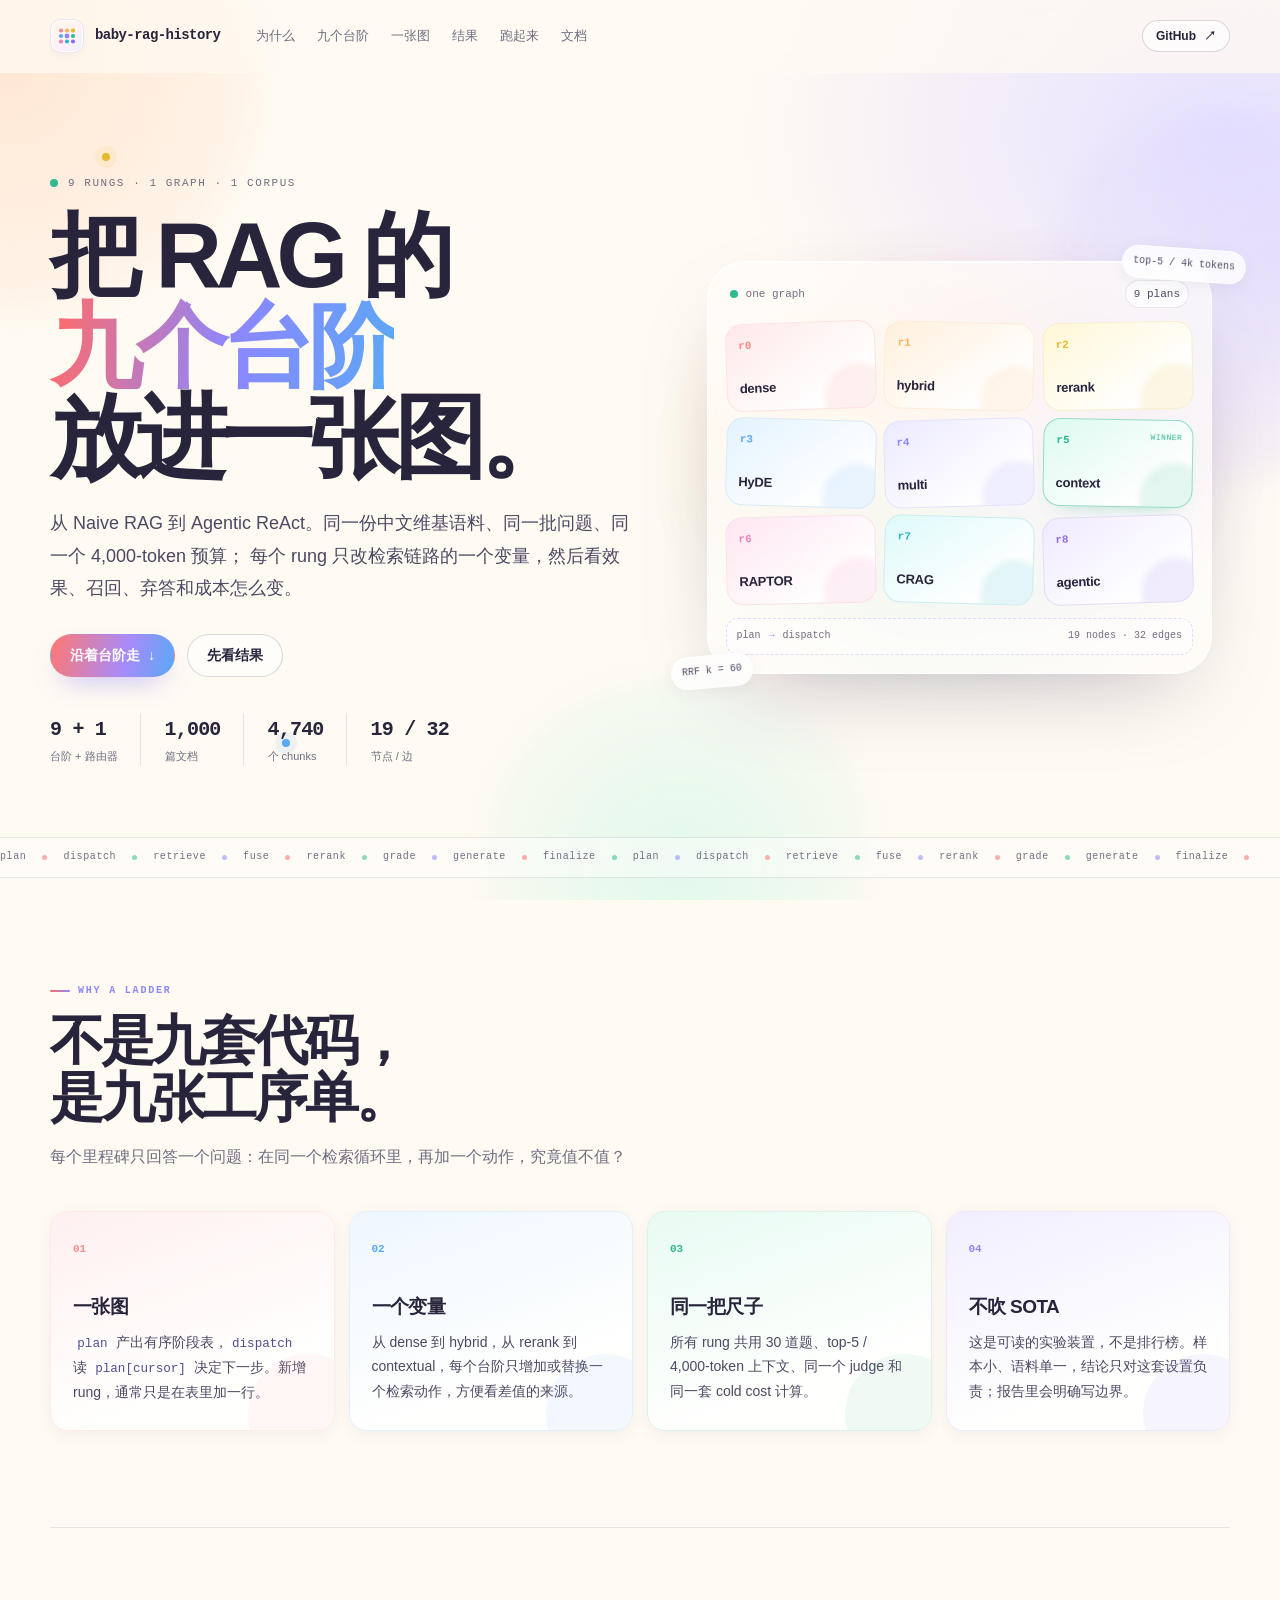
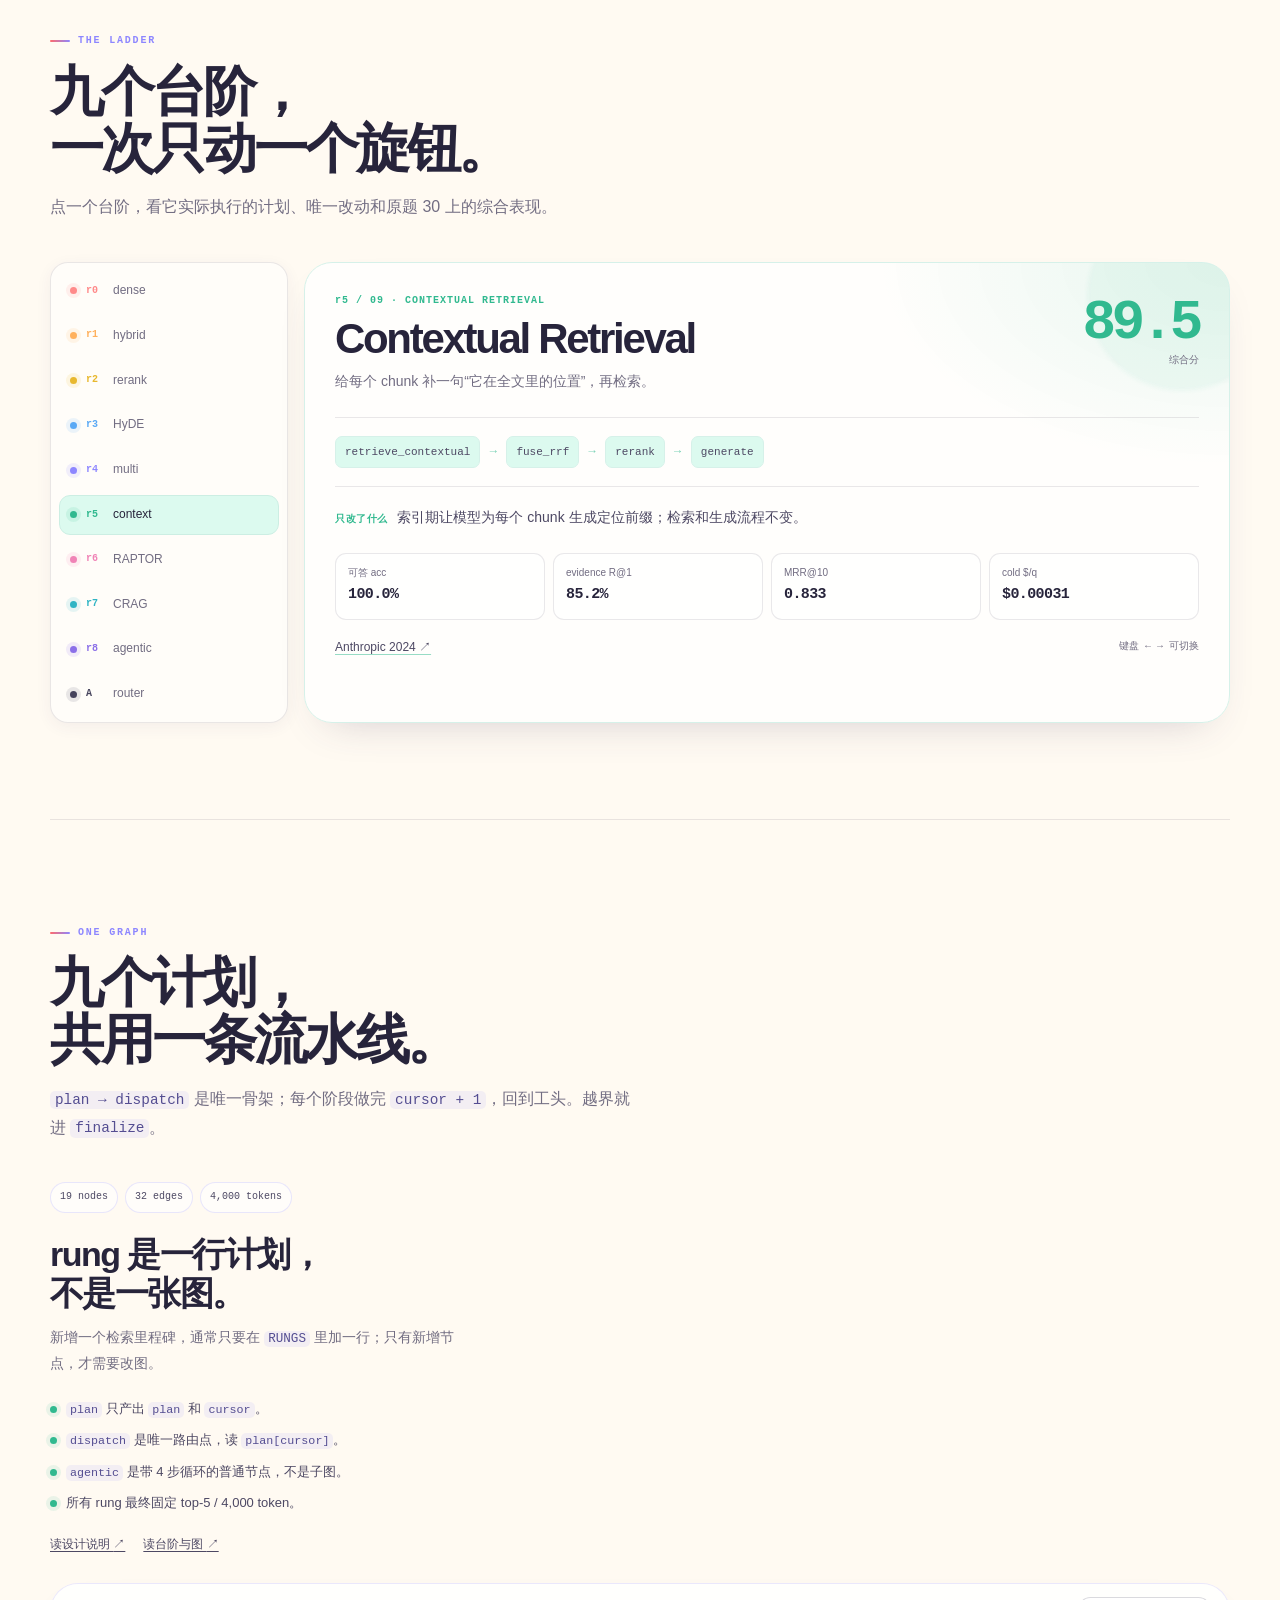
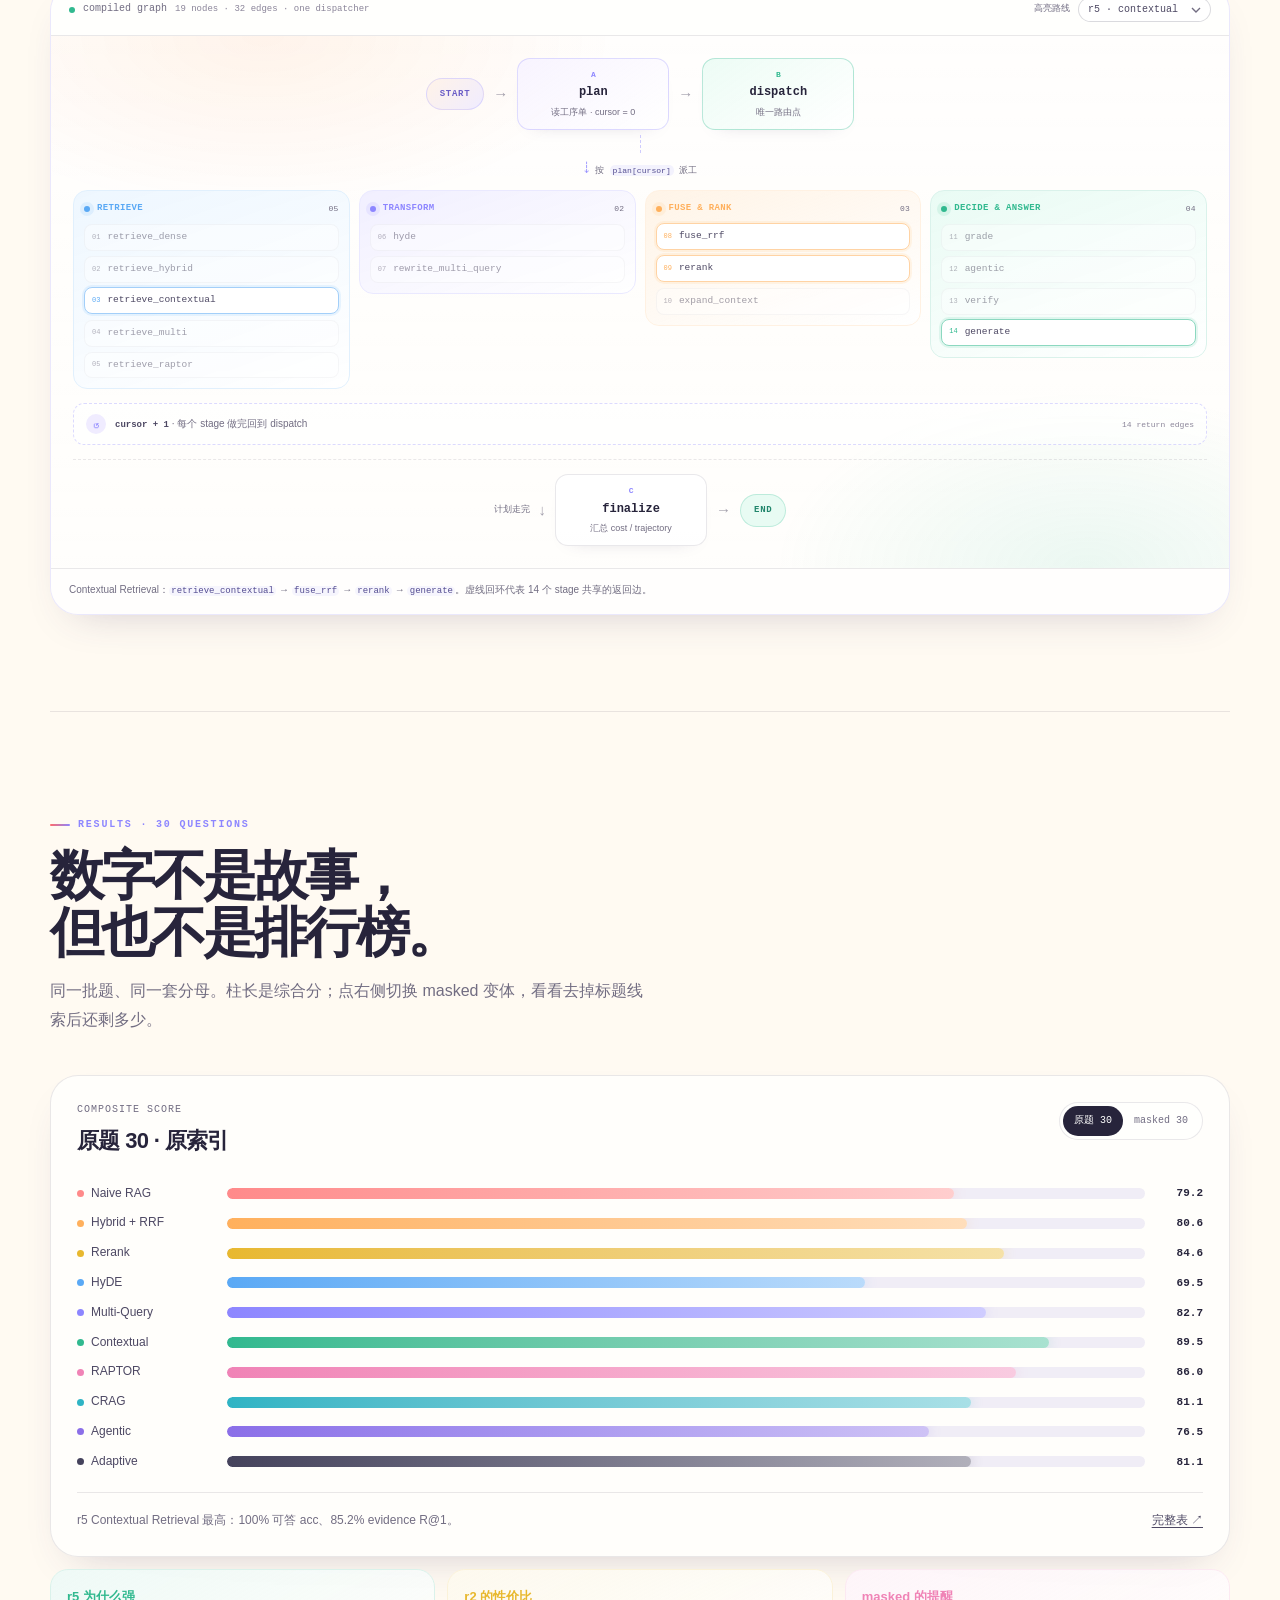
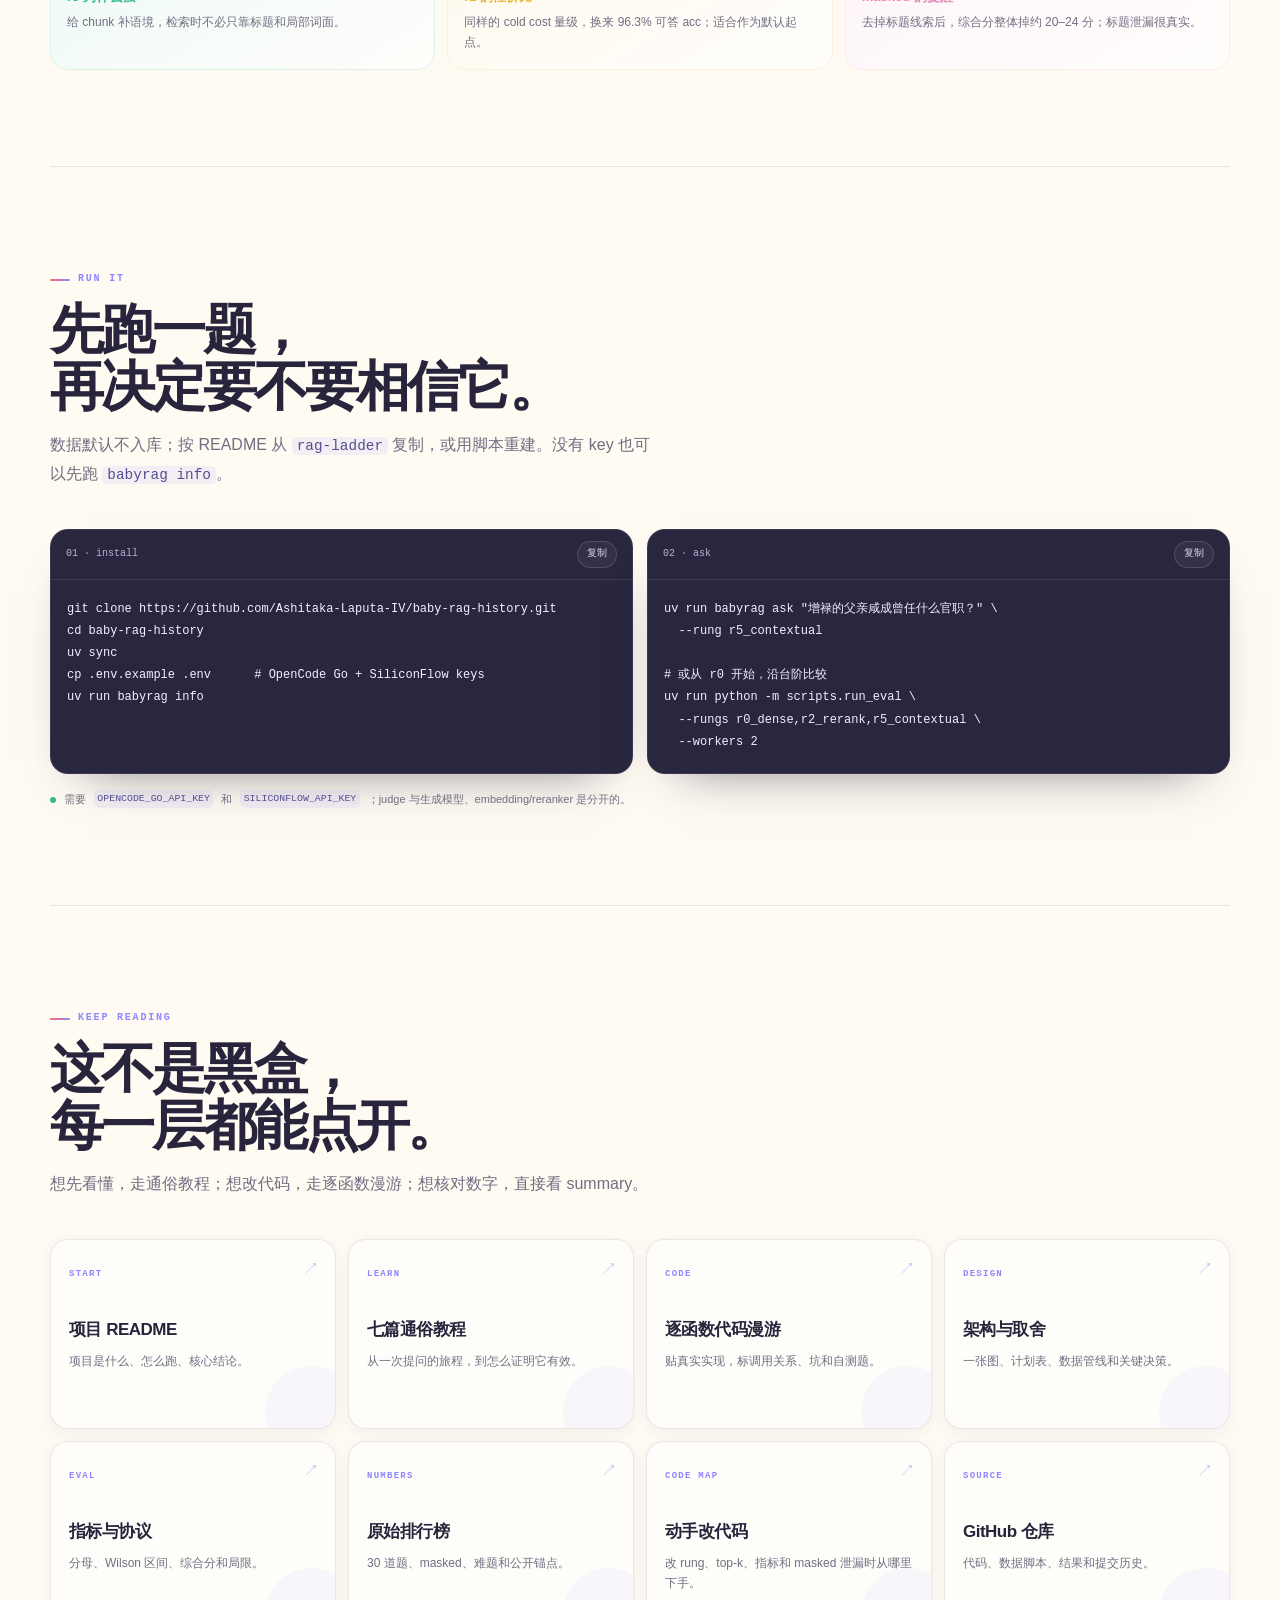
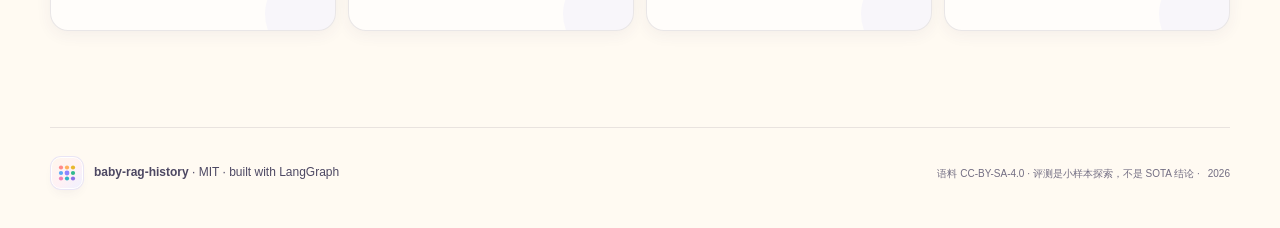
<file: site/index.html>
<!doctype html>
<html lang="zh-CN">
<head>
  <meta charset="utf-8">
  <meta name="viewport" content="width=device-width, initial-scale=1">
  <title>baby-rag-history — 九个 RAG 台阶，一张图</title>
  <meta name="description" content="从 Naive RAG 到 Agentic ReAct：用一张 LangGraph 状态机，把九个 RAG 里程碑跑在同一份中文维基语料上，同时记录效果、召回、弃答和成本。">
  <meta name="theme-color" content="#fff8ef">
  <link rel="canonical" href="https://ashitaka-laputa-iv.github.io/baby-rag-history/">
  <link rel="icon" href="./assets/favicon.svg" type="image/svg+xml">
  <meta property="og:type" content="website">
  <meta property="og:title" content="baby-rag-history — 九个 RAG 台阶，一张图">
  <meta property="og:description" content="九个 RAG 里程碑，共用一张 LangGraph 状态机、同一份中文维基语料和同一个 4,000-token 预算。">
  <meta property="og:url" content="https://ashitaka-laputa-iv.github.io/baby-rag-history/">
  <meta name="twitter:card" content="summary">
  <link rel="stylesheet" href="./styles.css">
  <script>document.documentElement.classList.add("js");</script>
  <script src="./app.js" defer></script>
</head>
<body>
  <a class="skip-link" href="#main">跳到正文</a>
  <div class="scroll-progress" id="scrollProgress" aria-hidden="true"></div>
  <div class="ambient" aria-hidden="true">
    <span class="blob blob-peach"></span>
    <span class="blob blob-lilac"></span>
    <span class="blob blob-mint"></span>
    <span class="spark spark-one"></span>
    <span class="spark spark-two"></span>
    <span class="spark spark-three"></span>
  </div>

  <header class="site-header" id="top">
    <nav class="nav shell" aria-label="主导航">
      <a class="brand" href="#top" aria-label="baby-rag-history 首页">
        <span class="brand-mark" aria-hidden="true"><img src="./assets/favicon.svg" alt=""></span>
        <span class="brand-word">baby-rag-history</span>
      </a>
      <div class="nav-links">
        <a href="#why">为什么</a>
        <a href="#ladder">九个台阶</a>
        <a href="#atlas">一张图</a>
        <a href="#results">结果</a>
        <a href="#start">跑起来</a>
        <a href="#docs">文档</a>
      </div>
      <div class="nav-actions">
        <a class="btn btn-small btn-ghost" href="https://github.com/Ashitaka-Laputa-IV/baby-rag-history" target="_blank" rel="noreferrer">GitHub <span aria-hidden="true">↗</span></a>
      </div>
    </nav>
  </header>

  <main id="main">
    <section class="hero shell" aria-labelledby="hero-title">
      <div class="hero-copy">
        <p class="eyebrow"><span class="pulse"></span> 9 RUNGS · 1 GRAPH · 1 CORPUS</p>
        <h1 id="hero-title">把 RAG 的<br><span class="gradient-text">九个台阶</span><br>放进一张图。</h1>
        <p class="hero-lede">
          从 Naive RAG 到 Agentic ReAct。同一份中文维基语料、同一批问题、同一个 4,000-token 预算；
          每个 rung 只改检索链路的一个变量，然后看效果、召回、弃答和成本怎么变。
        </p>
        <div class="hero-actions">
          <a class="btn btn-primary" href="#ladder">沿着台阶走 <span aria-hidden="true">↓</span></a>
          <a class="btn btn-ghost" href="#results">先看结果</a>
        </div>
        <ul class="hero-stats" aria-label="项目事实">
          <li><strong>9 + 1</strong><span>台阶 + 路由器</span></li>
          <li><strong>1,000</strong><span>篇文档</span></li>
          <li><strong>4,740</strong><span>个 chunks</span></li>
          <li><strong>19 / 32</strong><span>节点 / 边</span></li>
        </ul>
      </div>

      <div class="hero-visual" aria-label="九个 RAG 台阶">
        <div class="deck-halo" aria-hidden="true"></div>
        <div class="rung-deck">
          <div class="deck-head">
            <span class="deck-label"><span class="live-dot"></span> one graph</span>
            <span class="deck-badge">9 plans</span>
          </div>
          <div class="mini-rungs">
            <a class="mini-rung" data-rung-jump="r0_dense" href="#ladder" style="--accent:#ff8a8a;--soft:#ffe9e9;--tilt:-2deg">
              <span class="mini-num">r0</span><span class="mini-name">dense</span><span class="mini-arrow" aria-hidden="true">↗</span>
            </a>
            <a class="mini-rung" data-rung-jump="r1_hybrid" href="#ladder" style="--accent:#ffb05c;--soft:#fff0dc;--tilt:1.4deg">
              <span class="mini-num">r1</span><span class="mini-name">hybrid</span><span class="mini-arrow" aria-hidden="true">↗</span>
            </a>
            <a class="mini-rung" data-rung-jump="r2_rerank" href="#ladder" style="--accent:#e8b82e;--soft:#fff7d6;--tilt:-1deg">
              <span class="mini-num">r2</span><span class="mini-name">rerank</span><span class="mini-arrow" aria-hidden="true">↗</span>
            </a>
            <a class="mini-rung" data-rung-jump="r3_hyde" href="#ladder" style="--accent:#5aa9f5;--soft:#e3f3ff;--tilt:1.8deg">
              <span class="mini-num">r3</span><span class="mini-name">HyDE</span><span class="mini-arrow" aria-hidden="true">↗</span>
            </a>
            <a class="mini-rung" data-rung-jump="r4_multiquery" href="#ladder" style="--accent:#8d86ff;--soft:#eceaff;--tilt:-1.6deg">
              <span class="mini-num">r4</span><span class="mini-name">multi</span><span class="mini-arrow" aria-hidden="true">↗</span>
            </a>
            <a class="mini-rung is-pick" data-rung-jump="r5_contextual" href="#ladder" style="--accent:#31b98f;--soft:#dcfaef;--tilt:1deg">
              <span class="mini-num">r5</span><span class="mini-name">context</span><span class="mini-arrow" aria-hidden="true">↗</span>
            </a>
            <a class="mini-rung" data-rung-jump="r6_raptor" href="#ladder" style="--accent:#f083b6;--soft:#ffe6f2;--tilt:-1.2deg">
              <span class="mini-num">r6</span><span class="mini-name">RAPTOR</span><span class="mini-arrow" aria-hidden="true">↗</span>
            </a>
            <a class="mini-rung" data-rung-jump="r7_crag" href="#ladder" style="--accent:#2fb4c4;--soft:#defafa;--tilt:1.6deg">
              <span class="mini-num">r7</span><span class="mini-name">CRAG</span><span class="mini-arrow" aria-hidden="true">↗</span>
            </a>
            <a class="mini-rung" data-rung-jump="r8_agentic" href="#ladder" style="--accent:#8b6fe8;--soft:#f0eaff;--tilt:-1.8deg">
              <span class="mini-num">r8</span><span class="mini-name">agentic</span><span class="mini-arrow" aria-hidden="true">↗</span>
            </a>
          </div>
          <a class="deck-foot" href="#atlas"><span>plan</span><span class="foot-arrow">→</span><span>dispatch</span><span class="foot-spacer"></span><span>19 nodes · 32 edges</span></a>
        </div>
        <span class="float-chip chip-top">top-5 / 4k tokens</span>
        <span class="float-chip chip-bottom">RRF k = 60</span>
      </div>
    </section>

    <div class="ticker" aria-hidden="true">
      <div class="ticker-track">
        <span>plan</span><i></i><span>dispatch</span><i></i><span>retrieve</span><i></i><span>fuse</span><i></i><span>rerank</span><i></i><span>grade</span><i></i><span>generate</span><i></i><span>finalize</span><i></i>
        <span>plan</span><i></i><span>dispatch</span><i></i><span>retrieve</span><i></i><span>fuse</span><i></i><span>rerank</span><i></i><span>grade</span><i></i><span>generate</span><i></i><span>finalize</span><i></i>
      </div>
    </div>

    <section class="section shell" id="why">
      <div class="section-head reveal">
        <p class="section-kicker">WHY A LADDER</p>
        <h2>不是九套代码，<br>是九张工序单。</h2>
        <p class="section-lede">每个里程碑只回答一个问题：在同一个检索循环里，再加一个动作，究竟值不值？</p>
      </div>
      <div class="principles">
        <article class="principle-card reveal" style="--accent:#ff8a8a;--soft:#fff0f0">
          <span class="card-index">01</span>
          <h3>一张图</h3>
          <p><code>plan</code> 产出有序阶段表，<code>dispatch</code> 读 <code>plan[cursor]</code> 决定下一步。新增 rung，通常只是在表里加一行。</p>
        </article>
        <article class="principle-card reveal delay-1" style="--accent:#5aa9f5;--soft:#eef7ff">
          <span class="card-index">02</span>
          <h3>一个变量</h3>
          <p>从 dense 到 hybrid，从 rerank 到 contextual，每个台阶只增加或替换一个检索动作，方便看差值的来源。</p>
        </article>
        <article class="principle-card reveal delay-2" style="--accent:#31b98f;--soft:#e8fbf3">
          <span class="card-index">03</span>
          <h3>同一把尺子</h3>
          <p>所有 rung 共用 30 道题、top-5 / 4,000-token 上下文、同一个 judge 和同一套 cold cost 计算。</p>
        </article>
        <article class="principle-card reveal delay-3" style="--accent:#8d86ff;--soft:#f1efff">
          <span class="card-index">04</span>
          <h3>不吹 SOTA</h3>
          <p>这是可读的实验装置，不是排行榜。样本小、语料单一，结论只对这套设置负责；报告里会明确写边界。</p>
        </article>
      </div>
    </section>

    <section class="section shell" id="ladder">
      <div class="section-head reveal">
        <p class="section-kicker">THE LADDER</p>
        <h2>九个台阶，<br>一次只动一个旋钮。</h2>
        <p class="section-lede">点一个台阶，看它实际执行的计划、唯一改动和原题 30 上的综合表现。</p>
      </div>

      <div class="explorer reveal">
        <div class="rung-tabs" role="tablist" aria-label="选择一个 RAG 台阶">
          <button class="rung-tab" type="button" role="tab" aria-selected="false" tabindex="-1" data-rung="r0_dense" style="--accent:#ff8a8a;--soft:#fff0f0"><span class="rung-dot"></span><span class="tab-id">r0</span><span class="tab-name">dense</span></button>
          <button class="rung-tab" type="button" role="tab" aria-selected="false" tabindex="-1" data-rung="r1_hybrid" style="--accent:#ffb05c;--soft:#fff0dc"><span class="rung-dot"></span><span class="tab-id">r1</span><span class="tab-name">hybrid</span></button>
          <button class="rung-tab" type="button" role="tab" aria-selected="false" tabindex="-1" data-rung="r2_rerank" style="--accent:#e8b82e;--soft:#fff7d6"><span class="rung-dot"></span><span class="tab-id">r2</span><span class="tab-name">rerank</span></button>
          <button class="rung-tab" type="button" role="tab" aria-selected="false" tabindex="-1" data-rung="r3_hyde" style="--accent:#5aa9f5;--soft:#e3f3ff"><span class="rung-dot"></span><span class="tab-id">r3</span><span class="tab-name">HyDE</span></button>
          <button class="rung-tab" type="button" role="tab" aria-selected="false" tabindex="-1" data-rung="r4_multiquery" style="--accent:#8d86ff;--soft:#eceaff"><span class="rung-dot"></span><span class="tab-id">r4</span><span class="tab-name">multi</span></button>
          <button class="rung-tab is-active" type="button" role="tab" aria-selected="true" tabindex="0" data-rung="r5_contextual" style="--accent:#31b98f;--soft:#dcfaef"><span class="rung-dot"></span><span class="tab-id">r5</span><span class="tab-name">context</span></button>
          <button class="rung-tab" type="button" role="tab" aria-selected="false" tabindex="-1" data-rung="r6_raptor" style="--accent:#f083b6;--soft:#ffe6f2"><span class="rung-dot"></span><span class="tab-id">r6</span><span class="tab-name">RAPTOR</span></button>
          <button class="rung-tab" type="button" role="tab" aria-selected="false" tabindex="-1" data-rung="r7_crag" style="--accent:#2fb4c4;--soft:#defafa"><span class="rung-dot"></span><span class="tab-id">r7</span><span class="tab-name">CRAG</span></button>
          <button class="rung-tab" type="button" role="tab" aria-selected="false" tabindex="-1" data-rung="r8_agentic" style="--accent:#8b6fe8;--soft:#f0eaff"><span class="rung-dot"></span><span class="tab-id">r8</span><span class="tab-name">agentic</span></button>
          <button class="rung-tab" type="button" role="tab" aria-selected="false" tabindex="-1" data-rung="adaptive" style="--accent:#45435c;--soft:#efeff4"><span class="rung-dot"></span><span class="tab-id">A</span><span class="tab-name">router</span></button>
        </div>

        <article class="rung-panel is-active" id="rung-panel" role="tabpanel" aria-live="polite" style="--accent:#31b98f;--soft:#dcfaef">
          <div class="panel-top">
            <div>
              <p class="panel-index">r5 / 09 · CONTEXTUAL RETRIEVAL</p>
              <h3>Contextual Retrieval</h3>
              <p class="panel-sub">给每个 chunk 补一句“它在全文里的位置”，再检索。</p>
            </div>
            <div class="panel-score"><strong>89.5</strong><span>综合分</span></div>
          </div>
          <div class="panel-plan" aria-label="执行计划">
            <span class="plan-step">retrieve_contextual</span><span class="plan-arrow">→</span><span class="plan-step">fuse_rrf</span><span class="plan-arrow">→</span><span class="plan-step">rerank</span><span class="plan-arrow">→</span><span class="plan-step">generate</span>
          </div>
          <p class="panel-change"><strong>只改了什么</strong> 索引期让模型为每个 chunk 生成定位前缀；检索和生成流程不变。</p>
          <div class="panel-metrics">
            <div><span>可答 acc</span><strong>100.0%</strong></div>
            <div><span>evidence R@1</span><strong>85.2%</strong></div>
            <div><span>MRR@10</span><strong>0.833</strong></div>
            <div><span>cold $/q</span><strong>$0.00031</strong></div>
          </div>
          <div class="panel-foot">
            <a class="text-link" id="panel-paper" href="https://www.anthropic.com/news/contextual-retrieval" target="_blank" rel="noreferrer">Anthropic 2024 <span aria-hidden="true">↗</span></a>
            <span class="panel-hint">键盘 ← → 可切换</span>
          </div>
        </article>
      </div>
    </section>

    <section class="section shell" id="atlas">
      <div class="section-head reveal">
        <p class="section-kicker">ONE GRAPH</p>
        <h2>九个计划，<br>共用一条流水线。</h2>
        <p class="section-lede"><code>plan → dispatch</code> 是唯一骨架；每个阶段做完 <code>cursor + 1</code>，回到工头。越界就进 <code>finalize</code>。</p>
      </div>
      <div class="atlas-grid">
        <div class="atlas-copy reveal">
          <div class="atlas-note">
            <span class="atlas-badge">19 nodes</span>
            <span class="atlas-badge">32 edges</span>
            <span class="atlas-badge">4,000 tokens</span>
          </div>
          <h3>rung 是一行计划，<br>不是一张图。</h3>
          <p>新增一个检索里程碑，通常只要在 <code>RUNGS</code> 里加一行；只有新增节点，才需要改图。</p>
          <ul class="check-list">
            <li><span class="check-dot"></span><span><code>plan</code> 只产出 <code>plan</code> 和 <code>cursor</code>。</span></li>
            <li><span class="check-dot"></span><span><code>dispatch</code> 是唯一路由点，读 <code>plan[cursor]</code>。</span></li>
            <li><span class="check-dot"></span><span><code>agentic</code> 是带 4 步循环的普通节点，不是子图。</span></li>
            <li><span class="check-dot"></span><span>所有 rung 最终固定 top-5 / 4,000 token。</span></li>
          </ul>
          <div class="atlas-links">
            <a class="text-link" href="https://github.com/Ashitaka-Laputa-IV/baby-rag-history/blob/main/docs/design.md" target="_blank" rel="noreferrer">读设计说明 <span aria-hidden="true">↗</span></a>
            <a class="text-link" href="https://github.com/Ashitaka-Laputa-IV/baby-rag-history/blob/main/learn/04-rungs-and-graph.md" target="_blank" rel="noreferrer">读台阶与图 <span aria-hidden="true">↗</span></a>
          </div>
        </div>
        <figure class="architecture-card reveal delay-1">
          <div class="diagram-head">
            <div class="diagram-title">
              <span class="live-dot"></span>
              <span>compiled graph</span>
              <span class="diagram-meta">19 nodes · 32 edges · one dispatcher</span>
            </div>
            <label class="graph-picker" for="graphRung">
              <span>高亮路线</span>
              <select id="graphRung">
                <option value="r0_dense">r0 · dense</option>
                <option value="r1_hybrid">r1 · hybrid</option>
                <option value="r2_rerank">r2 · rerank</option>
                <option value="r3_hyde">r3 · HyDE</option>
                <option value="r4_multiquery">r4 · multi-query</option>
                <option value="r5_contextual" selected>r5 · contextual</option>
                <option value="r6_raptor">r6 · RAPTOR</option>
                <option value="r7_crag">r7 · CRAG</option>
                <option value="r8_agentic">r8 · agentic</option>
                <option value="adaptive">A · router</option>
              </select>
            </label>
          </div>

          <div class="flow" id="flow">
            <div class="flow-top">
              <span class="terminal-pill">START</span>
              <span class="flow-arrow" aria-hidden="true">→</span>
              <div class="flow-node flow-special" data-stage="plan">
                <span class="node-kicker">A</span>
                <strong>plan</strong>
                <small>读工序单 · cursor = 0</small>
              </div>
              <span class="flow-arrow" aria-hidden="true">→</span>
              <div class="flow-node flow-hub" data-stage="dispatch">
                <span class="node-kicker">B</span>
                <strong>dispatch</strong>
                <small>唯一路由点</small>
              </div>
            </div>

            <div class="flow-branch">
              <div class="branch-note"><span aria-hidden="true">⇣</span> 按 <code>plan[cursor]</code> 派工</div>
              <div class="stage-groups">
                <div class="stage-group" style="--group:#5aa9f5;--group-soft:#eef7ff">
                  <div class="group-head"><span class="group-dot"></span><span>retrieve</span><small>05</small></div>
                  <div class="group-nodes">
                    <div class="stage-node" data-stage="retrieve_dense"><span>01</span><code>retrieve_dense</code></div>
                    <div class="stage-node" data-stage="retrieve_hybrid"><span>02</span><code>retrieve_hybrid</code></div>
                    <div class="stage-node" data-stage="retrieve_contextual"><span>03</span><code>retrieve_contextual</code></div>
                    <div class="stage-node" data-stage="retrieve_multi"><span>04</span><code>retrieve_multi</code></div>
                    <div class="stage-node" data-stage="retrieve_raptor"><span>05</span><code>retrieve_raptor</code></div>
                  </div>
                </div>

                <div class="stage-group" style="--group:#8d86ff;--group-soft:#f1efff">
                  <div class="group-head"><span class="group-dot"></span><span>transform</span><small>02</small></div>
                  <div class="group-nodes">
                    <div class="stage-node" data-stage="hyde"><span>06</span><code>hyde</code></div>
                    <div class="stage-node" data-stage="rewrite_multi_query"><span>07</span><code>rewrite_multi_query</code></div>
                  </div>
                </div>

                <div class="stage-group" style="--group:#ffb05c;--group-soft:#fff4e7">
                  <div class="group-head"><span class="group-dot"></span><span>fuse & rank</span><small>03</small></div>
                  <div class="group-nodes">
                    <div class="stage-node" data-stage="fuse_rrf"><span>08</span><code>fuse_rrf</code></div>
                    <div class="stage-node" data-stage="rerank"><span>09</span><code>rerank</code></div>
                    <div class="stage-node" data-stage="expand_context"><span>10</span><code>expand_context</code></div>
                  </div>
                </div>

                <div class="stage-group" style="--group:#31b98f;--group-soft:#e9fbf4">
                  <div class="group-head"><span class="group-dot"></span><span>decide & answer</span><small>04</small></div>
                  <div class="group-nodes">
                    <div class="stage-node" data-stage="grade"><span>11</span><code>grade</code></div>
                    <div class="stage-node" data-stage="agentic"><span>12</span><code>agentic</code></div>
                    <div class="stage-node" data-stage="verify"><span>13</span><code>verify</code></div>
                    <div class="stage-node" data-stage="generate"><span>14</span><code>generate</code></div>
                  </div>
                </div>
              </div>
            </div>

            <div class="flow-return">
              <span class="return-icon" aria-hidden="true">↺</span>
              <span><strong>cursor + 1</strong> · 每个 stage 做完回到 dispatch</span>
              <span class="return-tag">14 return edges</span>
            </div>

            <div class="flow-bottom">
              <span class="bottom-label">计划走完</span>
              <span class="flow-arrow" aria-hidden="true">↓</span>
              <div class="flow-node" data-stage="finalize">
                <span class="node-kicker">C</span>
                <strong>finalize</strong>
                <small>汇总 cost / trajectory</small>
              </div>
              <span class="flow-arrow" aria-hidden="true">→</span>
              <span class="terminal-pill terminal-end">END</span>
            </div>
          </div>

          <figcaption id="graphCaption">r5 Contextual Retrieval：<code>retrieve_contextual</code> → <code>fuse_rrf</code> → <code>rerank</code> → <code>generate</code>。虚线回环代表 14 个 stage 共享的返回边。</figcaption>
        </figure>
      </div>
    </section>

    <section class="section shell" id="results">
      <div class="section-head reveal">
        <p class="section-kicker">RESULTS · 30 QUESTIONS</p>
        <h2>数字不是故事，<br>但也不是排行榜。</h2>
        <p class="section-lede">同一批题、同一套分母。柱长是综合分；点右侧切换 masked 变体，看看去掉标题线索后还剩多少。</p>
      </div>
      <div class="results-card reveal">
        <div class="results-head">
          <div>
            <p class="results-label">COMPOSITE SCORE</p>
            <h3 id="resultsTitle">原题 30 · 原索引</h3>
          </div>
          <div class="result-tabs" role="tablist" aria-label="选择结果集">
            <button class="result-tab is-active" type="button" role="tab" aria-selected="true" data-result-tab="original">原题 30</button>
            <button class="result-tab" type="button" role="tab" aria-selected="false" data-result-tab="masked">masked 30</button>
          </div>
        </div>
        <div class="bar-list" id="barList" aria-live="polite"></div>
        <div class="results-foot">
          <span id="resultsNote">r5 Contextual Retrieval 最高：100% 可答 acc、85.2% evidence R@1。</span>
          <a class="text-link" href="https://github.com/Ashitaka-Laputa-IV/baby-rag-history/blob/main/results/leaderboard.md" target="_blank" rel="noreferrer">完整表 <span aria-hidden="true">↗</span></a>
        </div>
      </div>
      <div class="result-notes">
        <article class="mini-note reveal" style="--accent:#31b98f"><strong>r5 为什么强</strong><span>给 chunk 补语境，检索时不必只靠标题和局部词面。</span></article>
        <article class="mini-note reveal delay-1" style="--accent:#e8b82e"><strong>r2 的性价比</strong><span>同样的 cold cost 量级，换来 96.3% 可答 acc；适合作为默认起点。</span></article>
        <article class="mini-note reveal delay-2" style="--accent:#f083b6"><strong>masked 的提醒</strong><span>去掉标题线索后，综合分整体掉约 20–24 分；标题泄漏很真实。</span></article>
      </div>
    </section>

    <section class="section shell" id="start">
      <div class="section-head reveal">
        <p class="section-kicker">RUN IT</p>
        <h2>先跑一题，<br>再决定要不要相信它。</h2>
        <p class="section-lede">数据默认不入库；按 README 从 <code>rag-ladder</code> 复制，或用脚本重建。没有 key 也可以先跑 <code>babyrag info</code>。</p>
      </div>
      <div class="start-grid">
        <div class="code-card reveal">
          <div class="code-head"><span>01 · install</span><button class="copy-btn" type="button" data-copy="code-install"><span class="copy-label">复制</span></button></div>
          <pre><code id="code-install">git clone https://github.com/Ashitaka-Laputa-IV/baby-rag-history.git
cd baby-rag-history
uv sync
cp .env.example .env      # OpenCode Go + SiliconFlow keys
uv run babyrag info</code></pre>
        </div>
        <div class="code-card reveal delay-1">
          <div class="code-head"><span>02 · ask</span><button class="copy-btn" type="button" data-copy="code-ask"><span class="copy-label">复制</span></button></div>
          <pre><code id="code-ask">uv run babyrag ask "增禄的父亲咸成曾任什么官职？" \
  --rung r5_contextual

# 或从 r0 开始，沿台阶比较
uv run python -m scripts.run_eval \
  --rungs r0_dense,r2_rerank,r5_contextual \
  --workers 2</code></pre>
        </div>
      </div>
      <p class="fineprint reveal"><span class="lock-dot"></span> 需要 <code>OPENCODE_GO_API_KEY</code> 和 <code>SILICONFLOW_API_KEY</code>；judge 与生成模型、embedding/reranker 是分开的。</p>
    </section>

    <section class="section shell" id="docs">
      <div class="section-head reveal">
        <p class="section-kicker">KEEP READING</p>
        <h2>这不是黑盒，<br>每一层都能点开。</h2>
        <p class="section-lede">想先看懂，走通俗教程；想改代码，走逐函数漫游；想核对数字，直接看 summary。</p>
      </div>
      <div class="docs-grid">
        <a class="doc-card reveal" href="https://github.com/Ashitaka-Laputa-IV/baby-rag-history/blob/main/README.md" target="_blank" rel="noreferrer"><span class="doc-tag">START</span><h3>项目 README</h3><p>项目是什么、怎么跑、核心结论。</p><span class="doc-arrow">↗</span></a>
        <a class="doc-card reveal delay-1" href="https://github.com/Ashitaka-Laputa-IV/baby-rag-history/blob/main/learn/README.md" target="_blank" rel="noreferrer"><span class="doc-tag">LEARN</span><h3>七篇通俗教程</h3><p>从一次提问的旅程，到怎么证明它有效。</p><span class="doc-arrow">↗</span></a>
        <a class="doc-card reveal delay-2" href="https://github.com/Ashitaka-Laputa-IV/baby-rag-history/blob/feat/rag-ladder/learn/code-walkthrough/README.md" target="_blank" rel="noreferrer"><span class="doc-tag">CODE</span><h3>逐函数代码漫游</h3><p>贴真实实现，标调用关系、坑和自测题。</p><span class="doc-arrow">↗</span></a>
        <a class="doc-card reveal" href="https://github.com/Ashitaka-Laputa-IV/baby-rag-history/blob/main/docs/design.md" target="_blank" rel="noreferrer"><span class="doc-tag">DESIGN</span><h3>架构与取舍</h3><p>一张图、计划表、数据管线和关键决策。</p><span class="doc-arrow">↗</span></a>
        <a class="doc-card reveal delay-1" href="https://github.com/Ashitaka-Laputa-IV/baby-rag-history/blob/main/docs/evaluation.md" target="_blank" rel="noreferrer"><span class="doc-tag">EVAL</span><h3>指标与协议</h3><p>分母、Wilson 区间、综合分和局限。</p><span class="doc-arrow">↗</span></a>
        <a class="doc-card reveal delay-2" href="https://github.com/Ashitaka-Laputa-IV/baby-rag-history/blob/main/results/leaderboard.md" target="_blank" rel="noreferrer"><span class="doc-tag">NUMBERS</span><h3>原始排行榜</h3><p>30 道题、masked、难题和公开锚点。</p><span class="doc-arrow">↗</span></a>
        <a class="doc-card reveal" href="https://github.com/Ashitaka-Laputa-IV/baby-rag-history/blob/feat/rag-ladder/learn/07-change-the-code.md" target="_blank" rel="noreferrer"><span class="doc-tag">CODE MAP</span><h3>动手改代码</h3><p>改 rung、top-k、指标和 masked 泄漏时从哪里下手。</p><span class="doc-arrow">↗</span></a>
        <a class="doc-card reveal delay-1" href="https://github.com/Ashitaka-Laputa-IV/baby-rag-history" target="_blank" rel="noreferrer"><span class="doc-tag">SOURCE</span><h3>GitHub 仓库</h3><p>代码、数据脚本、结果和提交历史。</p><span class="doc-arrow">↗</span></a>
      </div>
    </section>
  </main>

  <footer class="footer shell">
    <div class="footer-main">
      <span class="brand-mark" aria-hidden="true"><img src="./assets/favicon.svg" alt=""></span>
      <p><strong>baby-rag-history</strong> · MIT · built with LangGraph</p>
    </div>
    <p class="fineprint">语料 CC-BY-SA-4.0 · 评测是小样本探索，不是 SOTA 结论 · <span id="year">2026</span></p>
  </footer>

  <div id="copy-status" class="sr-only" aria-live="polite"></div>
</body>
</html>
</file>
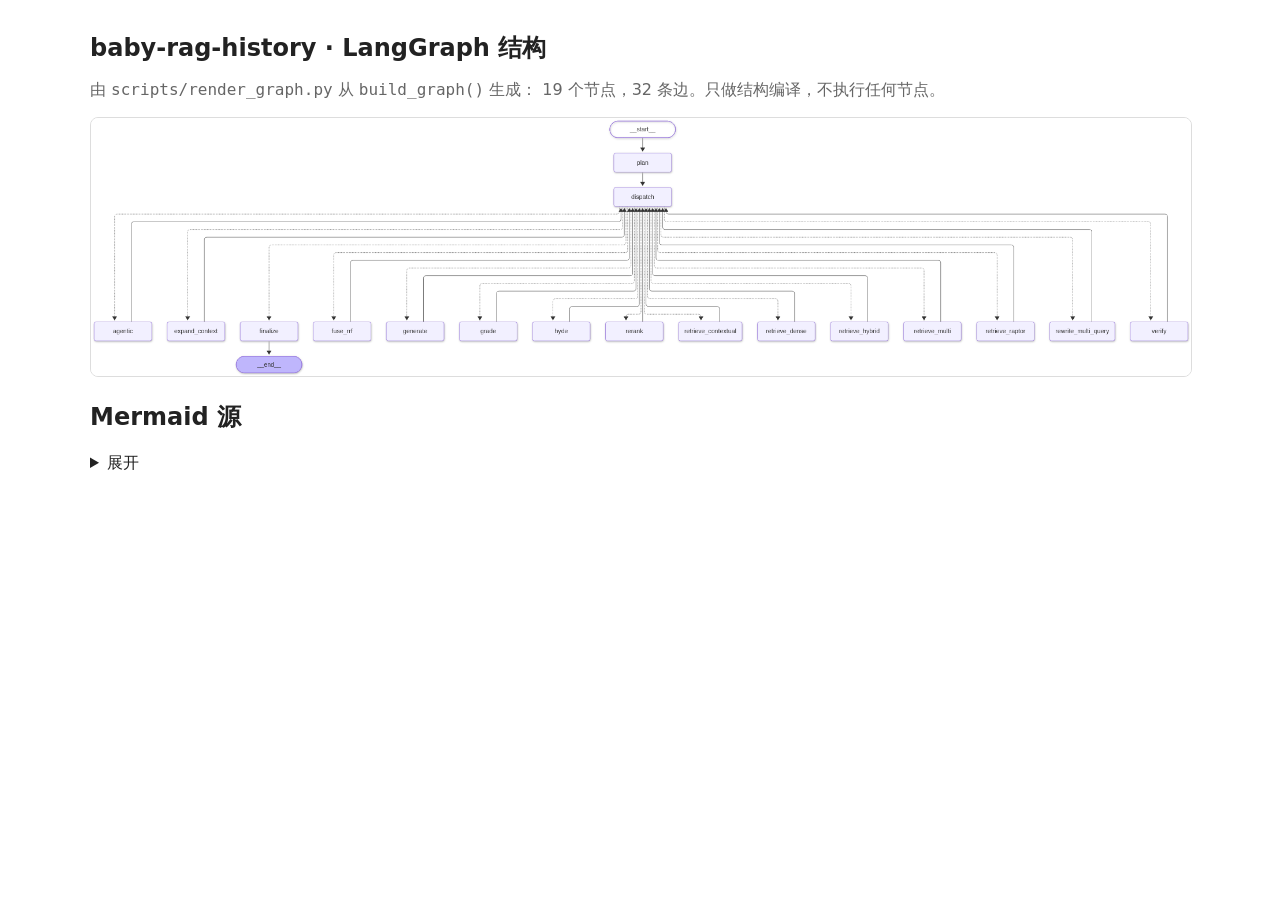
<file: docs/graph.html>
<!doctype html>
<html lang="zh-CN">
<head>
<meta charset="utf-8">
<title>baby-rag-history · LangGraph 结构</title>
<style>
  body { font-family: system-ui, -apple-system, "Segoe UI", sans-serif;
          margin: 2rem auto; max-width: 1100px; padding: 0 1.2rem; color: #222; }
  h1 { font-size: 1.5rem; }
  img { max-width: 100%; border: 1px solid #ddd; border-radius: 8px; background: #fff; }
  pre { background: #f6f8fa; padding: 1rem; overflow: auto; font-size: .82rem; }
  code { font-family: ui-monospace, SFMono-Regular, Consolas, monospace; }
  .meta { color: #666; }
</style>
</head>
<body>
<h1>baby-rag-history · LangGraph 结构</h1>
<p class="meta">由 <code>scripts/render_graph.py</code> 从 <code>build_graph()</code> 生成：
19 个节点，32 条边。只做结构编译，不执行任何节点。</p>
<img alt="LangGraph 结构：19 个节点，32 条边" src="[data-uri]">
<h2>Mermaid 源</h2>
<details><summary>展开</summary><pre>---
config:
  flowchart:
    curve: linear
---
graph TD;
	__start__([&lt;p&gt;__start__&lt;/p&gt;]):::first
	plan(plan)
	dispatch(dispatch)
	retrieve_dense(retrieve_dense)
	retrieve_hybrid(retrieve_hybrid)
	retrieve_contextual(retrieve_contextual)
	retrieve_multi(retrieve_multi)
	retrieve_raptor(retrieve_raptor)
	hyde(hyde)
	rewrite_multi_query(rewrite_multi_query)
	fuse_rrf(fuse_rrf)
	rerank(rerank)
	expand_context(expand_context)
	grade(grade)
	agentic(agentic)
	verify(verify)
	generate(generate)
	finalize(finalize)
	__end__([&lt;p&gt;__end__&lt;/p&gt;]):::last
	__start__ --&gt; plan;
	agentic --&gt; dispatch;
	dispatch -.-&gt; agentic;
	dispatch -.-&gt; expand_context;
	dispatch -.-&gt; finalize;
	dispatch -.-&gt; fuse_rrf;
	dispatch -.-&gt; generate;
	dispatch -.-&gt; grade;
	dispatch -.-&gt; hyde;
	dispatch -.-&gt; rerank;
	dispatch -.-&gt; retrieve_contextual;
	dispatch -.-&gt; retrieve_dense;
	dispatch -.-&gt; retrieve_hybrid;
	dispatch -.-&gt; retrieve_multi;
	dispatch -.-&gt; retrieve_raptor;
	dispatch -.-&gt; rewrite_multi_query;
	dispatch -.-&gt; verify;
	expand_context --&gt; dispatch;
	fuse_rrf --&gt; dispatch;
	generate --&gt; dispatch;
	grade --&gt; dispatch;
	hyde --&gt; dispatch;
	plan --&gt; dispatch;
	rerank --&gt; dispatch;
	retrieve_contextual --&gt; dispatch;
	retrieve_dense --&gt; dispatch;
	retrieve_hybrid --&gt; dispatch;
	retrieve_multi --&gt; dispatch;
	retrieve_raptor --&gt; dispatch;
	rewrite_multi_query --&gt; dispatch;
	verify --&gt; dispatch;
	finalize --&gt; __end__;
	classDef default fill:#f2f0ff,line-height:1.2
	classDef first fill-opacity:0
	classDef last fill:#bfb6fc
</pre></details>
</body>
</html>
</file>
<file: site/styles.css>
:root {
  --paper: #fffaf2;
  --paper-2: #fbf3e9;
  --ink: #27243b;
  --ink-soft: #4d4863;
  --muted: #726d82;
  --line: rgba(39, 36, 59, 0.1);
  --line-strong: rgba(39, 36, 59, 0.17);
  --white: #fffdfb;
  --coral: #ff6b6b;
  --peach: #ffb05c;
  --sun: #e8b82e;
  --sky: #5aa9f5;
  --lilac: #8d86ff;
  --mint: #31b98f;
  --pink: #f083b6;
  --teal: #2fb4c4;
  --shadow-sm: 0 4px 16px rgba(67, 55, 98, 0.06);
  --shadow-md: 0 18px 44px -24px rgba(67, 55, 98, 0.28);
  --shadow-lg: 0 34px 90px -36px rgba(67, 55, 98, 0.36);
  --radius-sm: 10px;
  --radius-md: 18px;
  --radius-lg: 28px;
  --radius-xl: 38px;
  --max: 1180px;
  --sans: "Aptos", "Segoe UI Variable", "PingFang SC", "Hiragino Sans GB",
    "Microsoft YaHei", sans-serif;
  --mono: "Cascadia Code", "SFMono-Regular", "SF Mono", Consolas,
    "Liberation Mono", monospace;
}

*,
*::before,
*::after {
  box-sizing: border-box;
}

html {
  overflow-x: clip;
  scroll-behavior: smooth;
  scroll-padding-top: 92px;
}

body {
  margin: 0;
  min-height: 100vh;
  overflow-x: hidden;
  color: var(--ink);
  background:
    radial-gradient(900px 620px at 6% -8%, #ffe4d0 0%, transparent 62%),
    radial-gradient(820px 580px at 96% 2%, #e6e1ff 0%, transparent 60%),
    radial-gradient(900px 680px at 52% 108%, #dffbEF 0%, transparent 58%),
    var(--paper);
  font-family: var(--sans);
  font-size: 16px;
  line-height: 1.65;
  -webkit-font-smoothing: antialiased;
  text-rendering: optimizeLegibility;
}

body::before {
  content: "";
  position: fixed;
  inset: 0;
  z-index: -2;
  pointer-events: none;
  background-image: radial-gradient(rgba(39, 36, 59, 0.12) 0.65px, transparent 0.65px);
  background-size: 22px 22px;
  mask-image: linear-gradient(to bottom, rgba(0, 0, 0, 0.52), transparent 70%);
}

a {
  color: inherit;
  text-decoration: none;
}

button {
  font: inherit;
}

img,
svg {
  display: block;
  max-width: 100%;
}

code {
  padding: 0.08em 0.34em;
  border-radius: 5px;
  background: rgba(141, 134, 255, 0.1);
  color: #544d91;
  font-family: var(--mono);
  font-size: 0.9em;
}

pre {
  tab-size: 2;
}

pre code {
  padding: 0;
  background: none;
  color: inherit;
  font-size: inherit;
}

::selection {
  background: #ffd8c7;
  color: var(--ink);
}

:focus-visible {
  outline: 2px solid var(--lilac);
  outline-offset: 3px;
  border-radius: 6px;
}

.sr-only {
  position: absolute;
  width: 1px;
  height: 1px;
  padding: 0;
  margin: -1px;
  overflow: hidden;
  clip: rect(0, 0, 0, 0);
  white-space: nowrap;
  border: 0;
}

.skip-link {
  position: fixed;
  top: -90px;
  left: 16px;
  z-index: 100;
  padding: 10px 16px;
  border-radius: 10px;
  background: var(--ink);
  color: var(--white);
  font-weight: 700;
  transition: top 0.18s ease;
}

.skip-link:focus {
  top: 14px;
}

.shell {
  width: min(calc(100% - 48px), var(--max));
  margin-inline: auto;
}

.ambient {
  position: fixed;
  top: 0;
  left: 0;
  width: 100vw;
  height: 100vh;
  z-index: -1;
  overflow: hidden;
  pointer-events: none;
}

.blob {
  position: absolute;
  display: block;
  width: 30vw;
  min-width: 280px;
  aspect-ratio: 1;
  border-radius: 48% 52% 64% 36% / 42% 39% 61% 58%;
  filter: blur(12px);
  opacity: 0.52;
  animation: drift 18s ease-in-out infinite alternate;
}

.blob-peach {
  top: -8%;
  left: -10%;
  background: radial-gradient(circle at 35% 35%, #ffd6b8, rgba(255, 214, 184, 0));
}

.blob-lilac {
  top: 12%;
  right: -12%;
  background: radial-gradient(circle at 60% 40%, #ddd4ff, rgba(221, 212, 255, 0));
  animation-delay: -6s;
}

.blob-mint {
  bottom: -18%;
  left: 38%;
  background: radial-gradient(circle at 50% 50%, #c7f8e6, rgba(199, 248, 230, 0));
  animation-delay: -11s;
}

.spark {
  position: absolute;
  width: 8px;
  height: 8px;
  border-radius: 50%;
  background: var(--sun);
  box-shadow: 0 0 0 7px rgba(232, 184, 46, 0.1);
  animation: twinkle 4.5s ease-in-out infinite;
}

.spark-one {
  top: 17%;
  left: 8%;
}

.spark-two {
  top: 38%;
  right: 7%;
  background: var(--mint);
  box-shadow: 0 0 0 7px rgba(49, 185, 143, 0.1);
  animation-delay: -1.4s;
}

.spark-three {
  bottom: 17%;
  left: 22%;
  background: var(--sky);
  box-shadow: 0 0 0 7px rgba(90, 169, 245, 0.1);
  animation-delay: -2.6s;
}

.scroll-progress {
  position: fixed;
  top: 0;
  left: 0;
  z-index: 90;
  width: 0;
  height: 3px;
  background: linear-gradient(90deg, var(--coral), var(--lilac), var(--mint));
  box-shadow: 0 0 14px rgba(141, 134, 255, 0.45);
}

/* Header */
.site-header {
  position: sticky;
  top: 0;
  z-index: 60;
  border-bottom: 1px solid transparent;
  background: rgba(255, 250, 242, 0.72);
  backdrop-filter: blur(18px);
  -webkit-backdrop-filter: blur(18px);
  transition: border-color 0.2s ease, background 0.2s ease;
}

.site-header.is-scrolled {
  border-bottom-color: var(--line);
  background: rgba(255, 250, 242, 0.9);
}

.nav {
  display: flex;
  align-items: center;
  gap: 26px;
  min-height: 72px;
}

.brand {
  display: inline-flex;
  align-items: center;
  gap: 11px;
  flex: 0 0 auto;
  font-size: 14px;
  font-weight: 750;
  letter-spacing: -0.02em;
}

.brand-mark {
  display: inline-grid;
  place-items: center;
  flex: 0 0 auto;
  width: 34px;
  height: 34px;
  overflow: hidden;
  border: 1px solid rgba(141, 134, 255, 0.18);
  border-radius: 11px;
  background: #fffaf2;
  box-shadow: 0 6px 16px -12px rgba(67, 55, 98, 0.45);
}

.brand-mark img {
  width: 100%;
  height: 100%;
  display: block;
}

.brand-word {
  font-family: var(--mono);
  letter-spacing: -0.04em;
}

.nav-links {
  display: flex;
  align-items: center;
  gap: 22px;
  margin-left: 10px;
  color: var(--muted);
  font-size: 13px;
}

.nav-links a {
  position: relative;
  padding: 4px 0;
  transition: color 0.18s ease;
}

.nav-links a::after {
  content: "";
  position: absolute;
  right: 0;
  bottom: 0;
  left: 0;
  height: 2px;
  border-radius: 2px;
  background: linear-gradient(90deg, var(--coral), var(--lilac));
  transform: scaleX(0);
  transform-origin: left;
  transition: transform 0.18s ease;
}

.nav-links a:hover {
  color: var(--ink);
}

.nav-links a:hover::after {
  transform: scaleX(1);
}

.nav-actions {
  display: flex;
  align-items: center;
  gap: 10px;
  margin-left: auto;
}

/* Buttons */
.btn {
  display: inline-flex;
  align-items: center;
  justify-content: center;
  gap: 8px;
  padding: 12px 19px;
  border: 1px solid transparent;
  border-radius: 999px;
  font-size: 14px;
  font-weight: 700;
  line-height: 1.2;
  cursor: pointer;
  transition: transform 0.18s ease, box-shadow 0.18s ease, background 0.18s ease,
    border-color 0.18s ease;
}

.btn:hover {
  transform: translateY(-2px);
}

.btn-primary {
  background: linear-gradient(105deg, #ff776f, #a78bfa 60%, #5aa9f5);
  color: #fff;
  box-shadow: 0 12px 28px -14px rgba(141, 134, 255, 0.85);
}

.btn-primary:hover {
  box-shadow: 0 16px 36px -14px rgba(141, 134, 255, 0.95);
}

.btn-ghost {
  border-color: var(--line-strong);
  background: rgba(255, 255, 255, 0.62);
  color: var(--ink);
}

.btn-ghost:hover {
  border-color: rgba(141, 134, 255, 0.55);
  background: #fff;
}

.btn-small {
  padding: 8px 13px;
  font-size: 12px;
}

/* Hero */
.hero {
  display: grid;
  grid-template-columns: minmax(0, 1.04fr) minmax(0, 0.96fr);
  gap: 52px;
  align-items: center;
  padding: 96px 0 72px;
}

.eyebrow {
  display: inline-flex;
  align-items: center;
  gap: 10px;
  margin: 0 0 18px;
  color: var(--muted);
  font-family: var(--mono);
  font-size: 11px;
  letter-spacing: 0.14em;
}

.pulse,
.live-dot {
  display: inline-block;
  width: 8px;
  height: 8px;
  border-radius: 50%;
  background: var(--mint);
  box-shadow: 0 0 0 0 rgba(49, 185, 143, 0.38);
  animation: pulse 2.5s infinite;
}

h1 {
  margin: 0 0 24px;
  font-size: clamp(48px, 7.2vw, 92px);
  font-weight: 820;
  line-height: 0.99;
  letter-spacing: -0.065em;
  text-wrap: balance;
}

.gradient-text {
  background: linear-gradient(100deg, var(--coral) 2%, var(--lilac) 52%, var(--sky));
  -webkit-background-clip: text;
  background-clip: text;
  color: transparent;
}

.hero-lede {
  max-width: 62ch;
  margin: 0;
  color: var(--ink-soft);
  font-size: clamp(16px, 1.6vw, 18px);
  line-height: 1.8;
  text-wrap: pretty;
}

.hero-actions {
  display: flex;
  flex-wrap: wrap;
  gap: 12px;
  margin: 30px 0 0;
}

.hero-stats {
  display: flex;
  flex-wrap: wrap;
  gap: 12px 24px;
  padding: 0;
  margin: 36px 0 0;
  list-style: none;
}

.hero-stats li {
  display: flex;
  flex-direction: column;
  gap: 1px;
  min-width: 76px;
  padding-right: 22px;
  border-right: 1px solid var(--line);
}

.hero-stats li:last-child {
  padding-right: 0;
  border-right: 0;
}

.hero-stats strong {
  color: var(--ink);
  font-family: var(--mono);
  font-size: 20px;
  font-weight: 750;
  letter-spacing: -0.04em;
}

.hero-stats span {
  color: var(--muted);
  font-size: 11px;
}

/* Hero rung deck */
.hero-visual {
  position: relative;
  min-width: 0;
  padding: 18px;
}

.deck-halo {
  position: absolute;
  inset: 8% 4%;
  border-radius: 48%;
  background: conic-gradient(from 20deg, rgba(255, 138, 138, 0.22), rgba(141, 134, 255, 0.2), rgba(49, 185, 143, 0.22), rgba(255, 176, 92, 0.2), rgba(255, 138, 138, 0.22));
  filter: blur(32px);
  opacity: 0.85;
  animation: spin 28s linear infinite;
}

.rung-deck {
  position: relative;
  z-index: 1;
  padding: 18px;
  border: 1px solid rgba(255, 255, 255, 0.9);
  border-radius: var(--radius-xl);
  background: rgba(255, 253, 250, 0.66);
  box-shadow: var(--shadow-lg), inset 0 1px 0 #fff;
  backdrop-filter: blur(18px);
  -webkit-backdrop-filter: blur(18px);
  animation: bob 9s ease-in-out infinite;
}

.deck-head,
.deck-foot {
  display: flex;
  align-items: center;
  gap: 8px;
}

.deck-head {
  justify-content: space-between;
  padding: 0 4px 14px;
  color: var(--muted);
  font-family: var(--mono);
  font-size: 11px;
}

.deck-label {
  display: inline-flex;
  align-items: center;
  gap: 8px;
}

.deck-badge {
  padding: 4px 8px;
  border: 1px solid var(--line);
  border-radius: 999px;
  background: rgba(255, 255, 255, 0.72);
  color: var(--ink-soft);
}

.mini-rungs {
  display: grid;
  grid-template-columns: repeat(3, minmax(0, 1fr));
  gap: 9px;
}

.mini-rung {
  position: relative;
  display: flex;
  min-height: 88px;
  flex-direction: column;
  justify-content: space-between;
  padding: 12px;
  overflow: hidden;
  border: 1px solid color-mix(in srgb, var(--accent) 24%, white);
  border-radius: 17px;
  background: linear-gradient(145deg, var(--soft), #fff 78%);
  color: var(--ink);
  transform: rotate(var(--tilt));
  transition: transform 0.2s ease, box-shadow 0.2s ease, border-color 0.2s ease;
}

.mini-rung::after {
  content: "";
  position: absolute;
  right: -20px;
  bottom: -28px;
  width: 72px;
  height: 72px;
  border-radius: 50%;
  background: var(--accent);
  opacity: 0.13;
  filter: blur(3px);
}

.mini-rung:hover {
  border-color: color-mix(in srgb, var(--accent) 55%, white);
  box-shadow: 0 14px 30px -20px color-mix(in srgb, var(--accent) 70%, transparent);
  transform: translateY(-4px) rotate(0deg);
}

.mini-rung.is-pick {
  border-color: color-mix(in srgb, var(--accent) 52%, white);
  box-shadow: 0 10px 22px -18px color-mix(in srgb, var(--accent) 80%, transparent);
}

.mini-rung.is-pick::before {
  content: "winner";
  position: absolute;
  top: 10px;
  right: 10px;
  color: var(--accent);
  font-family: var(--mono);
  font-size: 8px;
  letter-spacing: 0.06em;
  text-transform: uppercase;
}

.mini-rung.is-pick .mini-arrow {
  top: auto;
  bottom: 10px;
}

.mini-num {
  color: var(--accent);
  font-family: var(--mono);
  font-size: 11px;
  font-weight: 750;
}

.mini-name {
  position: relative;
  z-index: 1;
  font-size: 13px;
  font-weight: 750;
  letter-spacing: -0.02em;
}

.mini-arrow {
  position: absolute;
  top: 12px;
  right: 12px;
  color: var(--accent);
  font-size: 12px;
  opacity: 0;
  transform: translate(-2px, 2px);
  transition: opacity 0.18s ease, transform 0.18s ease;
}

.mini-rung:hover .mini-arrow {
  opacity: 1;
  transform: translate(0, 0);
}

.deck-foot {
  margin-top: 14px;
  padding: 9px 10px;
  border: 1px dashed rgba(141, 134, 255, 0.28);
  border-radius: 12px;
  background: rgba(255, 255, 255, 0.5);
  color: var(--muted);
  font-family: var(--mono);
  font-size: 10px;
  transition: border-color 0.18s ease, color 0.18s ease;
}

.deck-foot:hover {
  border-color: rgba(141, 134, 255, 0.6);
  color: var(--ink);
}

.foot-arrow {
  color: var(--lilac);
}

.foot-spacer {
  flex: 1;
}

.float-chip {
  position: absolute;
  z-index: 2;
  padding: 7px 10px;
  border: 1px solid rgba(255, 255, 255, 0.8);
  border-radius: 999px;
  background: rgba(255, 255, 255, 0.78);
  box-shadow: var(--shadow-sm);
  color: var(--ink-soft);
  font-family: var(--mono);
  font-size: 10px;
  backdrop-filter: blur(10px);
  animation: bob 7s ease-in-out infinite;
}

.chip-top {
  top: 5px;
  right: -16px;
  transform: rotate(4deg);
}

.chip-bottom {
  bottom: 4px;
  left: -18px;
  transform: rotate(-5deg);
  animation-delay: -2s;
}

/* Ticker */
.ticker {
  overflow: hidden;
  border-top: 1px solid var(--line);
  border-bottom: 1px solid var(--line);
  background: rgba(255, 255, 255, 0.42);
}

.ticker-track {
  display: flex;
  align-items: center;
  gap: 16px;
  width: max-content;
  padding: 11px 0;
  color: var(--muted);
  font-family: var(--mono);
  font-size: 10px;
  letter-spacing: 0.06em;
  animation: marquee 34s linear infinite;
}

.ticker-track span {
  white-space: nowrap;
}

.ticker-track i {
  width: 5px;
  height: 5px;
  border-radius: 50%;
  background: var(--lilac);
  opacity: 0.55;
}

.ticker-track i:nth-of-type(3n + 1) {
  background: var(--coral);
}

.ticker-track i:nth-of-type(3n + 2) {
  background: var(--mint);
}

/* Sections */
.section {
  padding: 96px 0;
}

.section + .section {
  border-top: 1px solid var(--line);
}

.section-head {
  max-width: 760px;
  margin-bottom: 40px;
}

.section-kicker {
  display: inline-flex;
  align-items: center;
  gap: 8px;
  margin: 0 0 13px;
  color: var(--lilac);
  font-family: var(--mono);
  font-size: 10px;
  font-weight: 700;
  letter-spacing: 0.18em;
}

.section-kicker::before {
  content: "";
  width: 20px;
  height: 2px;
  border-radius: 2px;
  background: linear-gradient(90deg, var(--coral), var(--lilac));
}

h2 {
  margin: 0 0 16px;
  font-size: clamp(34px, 4.8vw, 54px);
  font-weight: 800;
  line-height: 1.06;
  letter-spacing: -0.055em;
  text-wrap: balance;
}

.section-lede {
  max-width: 68ch;
  margin: 0;
  color: var(--muted);
  font-size: 16px;
  line-height: 1.8;
  text-wrap: pretty;
}

/* Principle cards */
.principles {
  display: grid;
  grid-template-columns: repeat(4, minmax(0, 1fr));
  gap: 14px;
}

.principle-card {
  position: relative;
  min-height: 220px;
  padding: 22px;
  overflow: hidden;
  border: 1px solid color-mix(in srgb, var(--accent) 18%, white);
  border-radius: var(--radius-md);
  background: linear-gradient(160deg, var(--soft), rgba(255, 255, 255, 0.86) 72%);
  box-shadow: var(--shadow-sm);
  transition: transform 0.2s ease, box-shadow 0.2s ease;
}

.principle-card::after {
  content: "";
  position: absolute;
  right: -34px;
  bottom: -44px;
  width: 120px;
  height: 120px;
  border-radius: 50%;
  background: var(--accent);
  opacity: 0.08;
}

.principle-card:hover {
  transform: translateY(-4px);
  box-shadow: var(--shadow-md);
}

.card-index {
  display: inline-block;
  margin-bottom: 32px;
  color: var(--accent);
  font-family: var(--mono);
  font-size: 11px;
  font-weight: 750;
}

.principle-card h3 {
  margin: 0 0 8px;
  font-size: 19px;
  letter-spacing: -0.03em;
}

.principle-card p {
  margin: 0;
  color: var(--ink-soft);
  font-size: 14px;
  line-height: 1.75;
}

.principle-card code {
  background: rgba(255, 255, 255, 0.65);
}

/* Explorer */
.explorer {
  display: grid;
  grid-template-columns: 238px minmax(0, 1fr);
  gap: 16px;
  align-items: stretch;
}

.rung-tabs {
  display: flex;
  flex-direction: column;
  gap: 5px;
  padding: 8px;
  border: 1px solid var(--line);
  border-radius: var(--radius-md);
  background: rgba(255, 255, 255, 0.52);
  box-shadow: var(--shadow-sm);
}

.rung-tab {
  display: flex;
  align-items: center;
  gap: 9px;
  width: 100%;
  padding: 9px 10px;
  border: 1px solid transparent;
  border-radius: 11px;
  background: transparent;
  color: var(--muted);
  font-size: 12px;
  text-align: left;
  cursor: pointer;
  transition: background 0.16s ease, border-color 0.16s ease, color 0.16s ease,
    transform 0.16s ease;
}

.rung-tab:hover {
  color: var(--ink);
  transform: translateX(2px);
}

.rung-tab.is-active {
  border-color: color-mix(in srgb, var(--accent) 25%, white);
  background: var(--soft);
  color: var(--ink);
}

.rung-dot {
  width: 7px;
  height: 7px;
  flex: 0 0 auto;
  border-radius: 50%;
  background: var(--accent);
  box-shadow: 0 0 0 4px color-mix(in srgb, var(--accent) 12%, transparent);
}

.tab-id {
  width: 18px;
  color: var(--accent);
  font-family: var(--mono);
  font-size: 10px;
  font-weight: 750;
}

.tab-name {
  overflow: hidden;
  text-overflow: ellipsis;
  white-space: nowrap;
}

.rung-panel {
  position: relative;
  min-width: 0;
  padding: 30px;
  overflow: hidden;
  border: 1px solid color-mix(in srgb, var(--accent) 20%, white);
  border-radius: var(--radius-lg);
  background:
    radial-gradient(520px 300px at 100% 0%, color-mix(in srgb, var(--accent) 12%, transparent), transparent 68%),
    rgba(255, 255, 255, 0.72);
  box-shadow: var(--shadow-md);
  transition: border-color 0.2s ease, background 0.2s ease;
}

.rung-panel::after {
  content: "";
  position: absolute;
  top: -62px;
  right: -48px;
  width: 190px;
  height: 190px;
  border-radius: 50%;
  background: var(--accent);
  opacity: 0.06;
  filter: blur(2px);
}

.panel-top {
  position: relative;
  z-index: 1;
  display: flex;
  align-items: flex-start;
  justify-content: space-between;
  gap: 20px;
}

.panel-index {
  margin: 0 0 8px;
  color: var(--accent);
  font-family: var(--mono);
  font-size: 10px;
  font-weight: 700;
  letter-spacing: 0.1em;
}

.rung-panel h3 {
  margin: 0;
  font-size: clamp(28px, 4vw, 42px);
  line-height: 1.04;
  letter-spacing: -0.055em;
}

.panel-sub {
  max-width: 55ch;
  margin: 9px 0 0;
  color: var(--muted);
  font-size: 14px;
}

.panel-score {
  display: flex;
  flex: 0 0 auto;
  flex-direction: column;
  align-items: flex-end;
  gap: 1px;
  padding-top: 2px;
}

.panel-score strong {
  color: var(--accent);
  font-family: var(--mono);
  font-size: clamp(36px, 5vw, 56px);
  line-height: 1;
  letter-spacing: -0.08em;
}

.panel-score span {
  color: var(--muted);
  font-size: 10px;
}

.panel-plan {
  display: flex;
  flex-wrap: wrap;
  align-items: center;
  gap: 7px;
  padding: 18px 0;
  margin: 24px 0 18px;
  border-top: 1px solid var(--line);
  border-bottom: 1px solid var(--line);
}

.plan-step {
  padding: 6px 9px;
  border: 1px solid color-mix(in srgb, var(--accent) 20%, white);
  border-radius: 7px;
  background: var(--soft);
  color: var(--ink-soft);
  font-family: var(--mono);
  font-size: 11px;
  white-space: nowrap;
}

.plan-arrow {
  color: var(--accent);
  font-size: 12px;
  opacity: 0.65;
}

.panel-change {
  max-width: 66ch;
  margin: 0 0 22px;
  color: var(--ink-soft);
  font-size: 14px;
  line-height: 1.8;
}

.panel-change strong {
  display: inline-block;
  margin-right: 6px;
  color: var(--accent);
  font-family: var(--mono);
  font-size: 10px;
  letter-spacing: 0.05em;
}

.panel-metrics {
  display: grid;
  grid-template-columns: repeat(4, minmax(0, 1fr));
  gap: 8px;
}

.panel-metrics div {
  padding: 11px 12px;
  border: 1px solid var(--line);
  border-radius: 11px;
  background: rgba(255, 255, 255, 0.62);
}

.panel-metrics span,
.panel-metrics strong {
  display: block;
}

.panel-metrics span {
  color: var(--muted);
  font-size: 10px;
}

.panel-metrics strong {
  margin-top: 2px;
  color: var(--ink);
  font-family: var(--mono);
  font-size: 15px;
  letter-spacing: -0.04em;
}

.panel-foot {
  display: flex;
  align-items: center;
  justify-content: space-between;
  gap: 12px;
  padding-top: 18px;
}

.panel-hint {
  color: var(--muted);
  font-family: var(--mono);
  font-size: 10px;
}

.text-link {
  color: var(--ink-soft);
  font-size: 12px;
  text-decoration: underline;
  text-decoration-color: color-mix(in srgb, var(--accent) 50%, transparent);
  text-underline-offset: 3px;
  transition: color 0.16s ease, text-decoration-color 0.16s ease;
}

.text-link:hover {
  color: var(--ink);
  text-decoration-color: var(--accent);
}

/* Atlas */
.atlas-grid {
  display: grid;
  grid-template-columns: 1fr;
  gap: 28px;
  align-items: start;
}

.atlas-copy {
  max-width: 760px;
}

.atlas-note {
  display: flex;
  flex-wrap: wrap;
  gap: 7px;
  margin-bottom: 22px;
}

.atlas-badge {
  padding: 6px 9px;
  border: 1px solid rgba(141, 134, 255, 0.2);
  border-radius: 999px;
  background: rgba(255, 255, 255, 0.62);
  color: var(--ink-soft);
  font-family: var(--mono);
  font-size: 10px;
}

.atlas-copy h3 {
  margin: 0 0 12px;
  font-size: clamp(24px, 3vw, 34px);
  line-height: 1.15;
  letter-spacing: -0.045em;
}

.atlas-copy > p {
  max-width: 54ch;
  margin: 0;
  color: var(--muted);
  font-size: 14px;
  line-height: 1.8;
}

.check-list {
  display: grid;
  gap: 9px;
  padding: 0;
  margin: 22px 0;
  list-style: none;
}

.check-list li {
  display: flex;
  gap: 9px;
  align-items: flex-start;
  color: var(--ink-soft);
  font-size: 13px;
}

.check-dot {
  width: 7px;
  height: 7px;
  flex: 0 0 auto;
  margin-top: 8px;
  border-radius: 50%;
  background: var(--mint);
  box-shadow: 0 0 0 4px rgba(49, 185, 143, 0.1);
}

.atlas-links {
  display: flex;
  flex-wrap: wrap;
  gap: 18px;
}

.architecture-card {
  position: relative;
  margin: 0;
  overflow: hidden;
  border: 1px solid rgba(141, 134, 255, 0.18);
  border-radius: var(--radius-lg);
  background: rgba(255, 255, 255, 0.66);
  box-shadow: var(--shadow-md);
}

.diagram-head {
  display: flex;
  align-items: center;
  justify-content: space-between;
  gap: 16px;
  padding: 13px 18px;
  border-bottom: 1px solid var(--line);
  background: rgba(255, 255, 255, 0.55);
}

.diagram-title {
  display: flex;
  flex-wrap: wrap;
  align-items: center;
  gap: 8px;
  color: var(--muted);
  font-family: var(--mono);
  font-size: 10px;
}

.diagram-title .live-dot {
  width: 6px;
  height: 6px;
}

.diagram-meta {
  color: var(--dim, #8a8498);
  font-size: 9px;
}

.graph-picker {
  display: inline-flex;
  flex: 0 0 auto;
  align-items: center;
  gap: 8px;
  color: var(--muted);
  font-family: var(--mono);
  font-size: 9px;
}

.graph-picker select {
  padding: 6px 25px 6px 9px;
  border: 1px solid var(--line-strong);
  border-radius: 999px;
  outline: none;
  background: rgba(255, 255, 255, 0.8)
    url("data:image/svg+xml,%3Csvg xmlns='http://www.w3.org/2000/svg' width='10' height='6'%3E%3Cpath d='M1 1l4 4 4-4' fill='none' stroke='%23726d82' stroke-width='1.4'/%3E%3C/svg%3E")
    no-repeat right 9px center;
  color: var(--ink-soft);
  font-family: var(--mono);
  font-size: 10px;
  cursor: pointer;
  appearance: none;
}

.graph-picker select:focus-visible {
  border-color: var(--lilac);
}

.flow {
  position: relative;
  padding: 22px;
  overflow: hidden;
  background:
    radial-gradient(520px 260px at 18% 0%, rgba(255, 218, 195, 0.32), transparent 68%),
    radial-gradient(460px 260px at 88% 100%, rgba(205, 239, 226, 0.4), transparent 68%),
    linear-gradient(rgba(255, 255, 255, 0.45), rgba(255, 255, 255, 0.2));
}

.flow::before {
  content: "";
  position: absolute;
  inset: 0;
  z-index: 0;
  pointer-events: none;
  background-image: radial-gradient(rgba(141, 134, 255, 0.16) 0.7px, transparent 0.7px);
  background-size: 18px 18px;
  mask-image: linear-gradient(to bottom, rgba(0, 0, 0, 0.65), transparent 86%);
}

.flow > * {
  position: relative;
  z-index: 1;
}

.flow-top,
.flow-bottom {
  display: flex;
  flex-wrap: wrap;
  align-items: center;
  justify-content: center;
  gap: 9px;
}

.terminal-pill {
  display: inline-flex;
  align-items: center;
  padding: 8px 13px;
  border: 1px solid rgba(141, 134, 255, 0.24);
  border-radius: 999px;
  background: linear-gradient(135deg, #fff3e8, #f0ecff);
  color: #6b5ec7;
  font-family: var(--mono);
  font-size: 9px;
  font-weight: 700;
  letter-spacing: 0.08em;
}

.terminal-end {
  border-color: rgba(49, 185, 143, 0.24);
  background: #e8fbf3;
  color: #21866c;
}

.flow-arrow {
  color: var(--muted);
  font-size: 15px;
  opacity: 0.65;
}

.flow-node {
  min-width: 152px;
  padding: 9px 12px;
  border: 1px solid var(--line);
  border-radius: 13px;
  background: rgba(255, 255, 255, 0.86);
  box-shadow: 0 8px 20px -18px rgba(67, 55, 98, 0.4);
  text-align: center;
}

.flow-special {
  border-color: rgba(141, 134, 255, 0.28);
  background: linear-gradient(145deg, #f8f4ff, rgba(255, 255, 255, 0.86));
}

.flow-hub {
  border-color: rgba(49, 185, 143, 0.32);
  background: linear-gradient(145deg, #edfcf5, rgba(255, 255, 255, 0.9));
}

.node-kicker {
  display: block;
  margin-bottom: 2px;
  color: var(--lilac);
  font-family: var(--mono);
  font-size: 8px;
  font-weight: 700;
}

.flow-hub .node-kicker {
  color: var(--mint);
}

.flow-node strong,
.flow-node small {
  display: block;
}

.flow-node strong {
  color: var(--ink);
  font-family: var(--mono);
  font-size: 12px;
  font-weight: 700;
}

.flow-node small {
  margin-top: 2px;
  color: var(--muted);
  font-size: 9px;
}

.flow-branch {
  position: relative;
  padding-top: 24px;
  margin-top: 5px;
}

.flow-branch::before {
  content: "";
  position: absolute;
  top: 0;
  left: 50%;
  height: 18px;
  border-left: 1px dashed rgba(141, 134, 255, 0.42);
}

.branch-note {
  margin-bottom: 10px;
  color: var(--muted);
  font-family: var(--mono);
  font-size: 9px;
  text-align: center;
}

.branch-note span {
  color: var(--lilac);
  font-size: 13px;
}

.stage-groups {
  display: grid;
  grid-template-columns: repeat(4, minmax(0, 1fr));
  gap: 9px;
  align-items: start;
}

.stage-group {
  min-width: 0;
  padding: 10px;
  border: 1px solid color-mix(in srgb, var(--group) 18%, white);
  border-radius: 14px;
  background: linear-gradient(160deg, var(--group-soft), rgba(255, 255, 255, 0.72));
}

.group-head {
  display: flex;
  align-items: center;
  gap: 7px;
  margin-bottom: 8px;
  color: var(--group);
  font-family: var(--mono);
  font-size: 9px;
  font-weight: 700;
  letter-spacing: 0.04em;
  text-transform: uppercase;
}

.group-dot {
  width: 6px;
  height: 6px;
  border-radius: 50%;
  background: var(--group);
  box-shadow: 0 0 0 4px color-mix(in srgb, var(--group) 12%, transparent);
}

.group-head small {
  margin-left: auto;
  color: var(--muted);
  font-size: 8px;
  font-weight: 400;
}

.group-nodes {
  display: grid;
  gap: 5px;
}

.stage-node {
  display: flex;
  min-width: 0;
  align-items: center;
  gap: 7px;
  padding: 6px 7px;
  border: 1px solid rgba(39, 36, 59, 0.07);
  border-radius: 8px;
  background: rgba(255, 255, 255, 0.76);
  transition: opacity 0.2s ease, transform 0.2s ease, border-color 0.2s ease,
    background 0.2s ease, box-shadow 0.2s ease;
}

.stage-node span {
  flex: 0 0 auto;
  color: var(--muted);
  font-family: var(--mono);
  font-size: 7px;
}

.stage-node code {
  min-width: 0;
  padding: 0;
  overflow-wrap: anywhere;
  background: none;
  color: var(--ink-soft);
  font-family: var(--mono);
  font-size: 9.5px;
  line-height: 1.35;
}

.flow.has-focus .stage-node:not(.is-route) {
  opacity: 0.52;
  filter: saturate(0.8);
}

.stage-node.is-route {
  border-color: color-mix(in srgb, var(--group) 56%, white);
  background: #fff;
  box-shadow: 0 0 0 2px color-mix(in srgb, var(--group) 12%, transparent),
    0 8px 18px -16px color-mix(in srgb, var(--group) 70%, transparent);
  transform: translateY(-1px);
}

.stage-node.is-route span {
  color: var(--group);
}

.flow-return {
  display: flex;
  flex-wrap: wrap;
  align-items: center;
  gap: 9px;
  padding: 10px 12px;
  margin-top: 14px;
  border: 1px dashed rgba(141, 134, 255, 0.3);
  border-radius: 11px;
  background: rgba(255, 255, 255, 0.52);
  color: var(--muted);
  font-size: 10px;
}

.flow-return strong {
  color: var(--ink-soft);
  font-family: var(--mono);
  font-size: 9px;
}

.return-icon {
  display: grid;
  place-items: center;
  width: 20px;
  height: 20px;
  border-radius: 50%;
  background: #f0ecff;
  color: var(--lilac);
  font-size: 13px;
}

.return-tag {
  margin-left: auto;
  color: var(--dim, #8a8498);
  font-family: var(--mono);
  font-size: 8px;
}

.flow-bottom {
  padding-top: 14px;
  margin-top: 14px;
  border-top: 1px dashed var(--line);
}

.bottom-label {
  color: var(--muted);
  font-family: var(--mono);
  font-size: 9px;
}

.architecture-card figcaption {
  padding: 12px 18px 15px;
  border-top: 1px solid var(--line);
  background: rgba(255, 255, 255, 0.5);
  color: var(--muted);
  font-size: 10px;
  line-height: 1.7;
}

.architecture-card figcaption code {
  padding: 0.03em 0.25em;
  background: rgba(141, 134, 255, 0.08);
  font-size: 0.9em;
}

/* Results */
.results-card {
  padding: 26px;
  border: 1px solid var(--line);
  border-radius: var(--radius-lg);
  background: rgba(255, 255, 255, 0.68);
  box-shadow: var(--shadow-md);
}

.results-head {
  display: flex;
  align-items: flex-start;
  justify-content: space-between;
  gap: 20px;
  margin-bottom: 24px;
}

.results-label {
  margin: 0 0 5px;
  color: var(--muted);
  font-family: var(--mono);
  font-size: 10px;
  letter-spacing: 0.1em;
}

.results-head h3 {
  margin: 0;
  font-size: 22px;
  letter-spacing: -0.03em;
}

.result-tabs {
  display: inline-flex;
  flex: 0 0 auto;
  padding: 3px;
  border: 1px solid var(--line);
  border-radius: 999px;
  background: rgba(255, 255, 255, 0.55);
}

.result-tab {
  padding: 7px 11px;
  border: 0;
  border-radius: 999px;
  background: transparent;
  color: var(--muted);
  font-family: var(--mono);
  font-size: 10px;
  cursor: pointer;
  transition: background 0.16s ease, color 0.16s ease;
}

.result-tab.is-active {
  background: var(--ink);
  color: #fff;
}

.bar-list {
  display: grid;
  gap: 10px;
}

.bar-row {
  display: grid;
  grid-template-columns: 138px minmax(0, 1fr) 46px;
  gap: 12px;
  align-items: center;
}

.bar-meta {
  display: flex;
  align-items: center;
  gap: 7px;
  min-width: 0;
  color: var(--ink-soft);
  font-size: 12px;
}

.bar-meta span:last-of-type {
  overflow: hidden;
  text-overflow: ellipsis;
  white-space: nowrap;
}

.bar-dot {
  width: 7px;
  height: 7px;
  flex: 0 0 auto;
  border-radius: 50%;
  background: var(--accent);
}

.bar-track {
  height: 11px;
  overflow: hidden;
  border-radius: 999px;
  background: #f0edf6;
}

.bar-fill {
  width: 0;
  height: 100%;
  border-radius: inherit;
  background: linear-gradient(90deg, var(--accent), color-mix(in srgb, var(--accent) 42%, white));
  box-shadow: 0 0 14px color-mix(in srgb, var(--accent) 24%, transparent);
  transition: width 0.65s cubic-bezier(0.22, 1, 0.36, 1);
}

.bar-value {
  color: var(--ink);
  font-family: var(--mono);
  font-size: 11px;
  font-weight: 700;
  text-align: right;
}

.results-foot {
  display: flex;
  flex-wrap: wrap;
  align-items: center;
  justify-content: space-between;
  gap: 12px;
  padding-top: 18px;
  margin-top: 20px;
  border-top: 1px solid var(--line);
  color: var(--muted);
  font-size: 12px;
}

.result-notes {
  display: grid;
  grid-template-columns: repeat(3, minmax(0, 1fr));
  gap: 12px;
  margin-top: 12px;
}

.mini-note {
  display: flex;
  min-height: 98px;
  flex-direction: column;
  gap: 4px;
  padding: 16px;
  border: 1px solid color-mix(in srgb, var(--accent) 18%, white);
  border-radius: var(--radius-md);
  background: linear-gradient(150deg, color-mix(in srgb, var(--accent) 8%, white), rgba(255, 255, 255, 0.72));
}

.mini-note strong {
  color: var(--accent);
  font-size: 13px;
}

.mini-note span {
  color: var(--muted);
  font-size: 12px;
  line-height: 1.7;
}

/* Start */
.start-grid {
  display: grid;
  grid-template-columns: repeat(2, minmax(0, 1fr));
  gap: 14px;
}

.code-card {
  overflow: hidden;
  border: 1px solid rgba(255, 255, 255, 0.08);
  border-radius: var(--radius-md);
  background: #29263f;
  box-shadow: 0 24px 50px -34px rgba(39, 36, 59, 0.7);
}

.code-head {
  display: flex;
  align-items: center;
  justify-content: space-between;
  gap: 12px;
  padding: 11px 15px;
  border-bottom: 1px solid rgba(255, 255, 255, 0.09);
  color: #b9b3d4;
  font-family: var(--mono);
  font-size: 10px;
}

.copy-btn {
  padding: 4px 9px;
  border: 1px solid rgba(255, 255, 255, 0.14);
  border-radius: 999px;
  background: rgba(255, 255, 255, 0.05);
  color: #d9d4ee;
  font-family: var(--mono);
  font-size: 10px;
  cursor: pointer;
  transition: background 0.16s ease, border-color 0.16s ease;
}

.copy-btn:hover {
  border-color: rgba(255, 255, 255, 0.3);
  background: rgba(255, 255, 255, 0.1);
}

.copy-btn[data-copied="true"] {
  border-color: #86e5c5;
  color: #b8f8e1;
}

.code-card pre {
  margin: 0;
  padding: 18px 16px 20px;
  overflow-x: auto;
  color: #f4efff;
  font-family: var(--mono);
  font-size: 12px;
  line-height: 1.85;
}

.fineprint {
  display: flex;
  align-items: flex-start;
  gap: 8px;
  margin: 16px 0 0;
  color: var(--muted);
  font-size: 11px;
  line-height: 1.7;
}

.lock-dot {
  width: 6px;
  height: 6px;
  flex: 0 0 auto;
  margin-top: 7px;
  border-radius: 50%;
  background: var(--mint);
}

/* Docs */
.docs-grid {
  display: grid;
  grid-template-columns: repeat(4, minmax(0, 1fr));
  gap: 12px;
}

.doc-card {
  position: relative;
  min-height: 190px;
  padding: 18px;
  overflow: hidden;
  border: 1px solid var(--line);
  border-radius: var(--radius-md);
  background: rgba(255, 255, 255, 0.62);
  box-shadow: var(--shadow-sm);
  transition: transform 0.2s ease, border-color 0.2s ease, box-shadow 0.2s ease;
}

.doc-card::after {
  content: "";
  position: absolute;
  right: -22px;
  bottom: -30px;
  width: 92px;
  height: 92px;
  border-radius: 50%;
  background: var(--lilac);
  opacity: 0.06;
  transition: transform 0.3s ease, opacity 0.3s ease;
}

.doc-card:hover {
  border-color: rgba(141, 134, 255, 0.34);
  box-shadow: var(--shadow-md);
  transform: translateY(-4px);
}

.doc-card:hover::after {
  opacity: 0.1;
  transform: scale(1.2);
}

.doc-tag {
  display: inline-block;
  margin-bottom: 34px;
  color: var(--lilac);
  font-family: var(--mono);
  font-size: 9px;
  font-weight: 700;
  letter-spacing: 0.14em;
}

.doc-card h3 {
  margin: 0 0 7px;
  font-size: 17px;
  letter-spacing: -0.03em;
}

.doc-card p {
  margin: 0;
  color: var(--muted);
  font-size: 12px;
  line-height: 1.7;
}

.doc-card code {
  padding: 0.04em 0.24em;
  font-size: 0.86em;
}

.doc-arrow {
  position: absolute;
  top: 16px;
  right: 16px;
  color: var(--lilac);
  font-size: 16px;
  opacity: 0.5;
  transition: opacity 0.16s ease, transform 0.16s ease;
}

.doc-card:hover .doc-arrow {
  opacity: 1;
  transform: translate(2px, -2px);
}

/* Footer */
.footer {
  display: flex;
  flex-wrap: wrap;
  align-items: center;
  justify-content: space-between;
  gap: 14px;
  padding: 28px 0 38px;
  border-top: 1px solid var(--line);
}

.footer-main {
  display: flex;
  align-items: center;
  gap: 10px;
}

.footer-main p {
  margin: 0;
  color: var(--ink-soft);
  font-size: 12px;
}

.footer .fineprint {
  margin: 0;
  font-size: 10px;
}

/* Reveal */
.js .reveal {
  opacity: 0;
  transform: translateY(18px);
  transition: opacity 0.65s ease, transform 0.65s ease;
}

.js .reveal.is-visible {
  opacity: 1;
  transform: translateY(0);
}

.js .reveal.delay-1 {
  transition-delay: 0.07s;
}

.js .reveal.delay-2 {
  transition-delay: 0.14s;
}

.js .reveal.delay-3 {
  transition-delay: 0.21s;
}

@keyframes pulse {
  0% {
    box-shadow: 0 0 0 0 rgba(49, 185, 143, 0.35);
  }
  70% {
    box-shadow: 0 0 0 9px rgba(49, 185, 143, 0);
  }
  100% {
    box-shadow: 0 0 0 0 rgba(49, 185, 143, 0);
  }
}

@keyframes drift {
  0% {
    transform: translate3d(0, 0, 0) rotate(0deg) scale(1);
  }
  100% {
    transform: translate3d(36px, 22px, 0) rotate(8deg) scale(1.08);
  }
}

@keyframes twinkle {
  0%,
  100% {
    opacity: 0.35;
    transform: scale(0.8);
  }
  50% {
    opacity: 0.9;
    transform: scale(1.15);
  }
}

@keyframes spin {
  to {
    transform: rotate(360deg);
  }
}

@keyframes bob {
  0%,
  100% {
    transform: translateY(0);
  }
  50% {
    transform: translateY(-5px);
  }
}

@keyframes marquee {
  to {
    transform: translateX(-50%);
  }
}

/* Responsive */
@media (max-width: 1040px) {
  .hero {
    gap: 34px;
  }

  .principles {
    grid-template-columns: repeat(2, minmax(0, 1fr));
  }

  .atlas-grid {
    grid-template-columns: 1fr;
    gap: 28px;
  }

  .docs-grid {
    grid-template-columns: repeat(2, minmax(0, 1fr));
  }
}

@media (max-width: 860px) {
  .nav-links {
    display: none;
  }

  .hero {
    grid-template-columns: 1fr;
    padding-top: 70px;
  }

  .hero-visual {
    max-width: 560px;
    margin: 8px auto 0;
    width: 100%;
  }

  .explorer {
    grid-template-columns: 1fr;
  }

  .rung-tabs {
    flex-direction: row;
    overflow-x: auto;
    scrollbar-width: none;
  }

  .rung-tabs::-webkit-scrollbar {
    display: none;
  }

  .rung-tab {
    width: auto;
    flex: 0 0 auto;
  }

  .tab-id {
    width: auto;
  }

  .results-head {
    align-items: flex-start;
    flex-direction: column;
  }

  .stage-groups {
    grid-template-columns: repeat(2, minmax(0, 1fr));
  }
}

@media (max-width: 680px) {
  .shell {
    width: min(calc(100% - 32px), var(--max));
  }

  .hero {
    padding: 54px 0 54px;
  }

  h1 {
    font-size: clamp(44px, 13vw, 66px);
  }

  .hero-stats {
    gap: 12px 16px;
  }

  .hero-stats li {
    min-width: 64px;
    padding-right: 14px;
  }

  .hero-stats strong {
    font-size: 17px;
  }

  .float-chip {
    display: none;
  }

  .rung-deck {
    padding: 12px;
  }

  .mini-rungs {
    gap: 7px;
  }

  .mini-rung {
    min-height: 72px;
    padding: 10px;
    border-radius: 14px;
  }

  .mini-name {
    font-size: 11px;
  }

  .section {
    padding: 70px 0;
  }

  h2 {
    font-size: clamp(30px, 8vw, 42px);
  }

  .principles,
  .result-notes,
  .start-grid,
  .docs-grid {
    grid-template-columns: 1fr;
  }

  .principle-card {
    min-height: 0;
  }

  .rung-panel {
    padding: 20px;
  }

  .diagram-head {
    align-items: flex-start;
    flex-direction: column;
    gap: 10px;
    padding: 13px 14px;
  }

  .graph-picker {
    width: 100%;
    justify-content: space-between;
  }

  .graph-picker select {
    flex: 1;
    max-width: 240px;
  }

  .flow {
    padding: 16px 12px;
  }

  .flow-top {
    grid-template-columns: 1fr;
    justify-items: center;
    gap: 7px;
  }

  .flow-top {
    display: grid;
  }

  .flow-top .flow-arrow {
    display: none;
  }

  .flow-node {
    width: min(100%, 280px);
    min-width: 0;
  }

  .flow-branch {
    padding-top: 20px;
  }

  .return-tag {
    width: 100%;
    margin-left: 0;
  }

  .architecture-card figcaption {
    padding: 11px 14px 14px;
  }

  .panel-top {
    flex-direction: column;
    gap: 12px;
  }

  .panel-score {
    align-items: flex-start;
  }

  .panel-score strong {
    font-size: 42px;
  }

  .panel-metrics {
    grid-template-columns: repeat(2, minmax(0, 1fr));
  }

  .panel-foot {
    align-items: flex-start;
    flex-direction: column;
  }

  .results-card {
    padding: 16px;
  }

  .code-card pre {
    white-space: pre-wrap;
    overflow-wrap: anywhere;
  }

  .doc-tag {
    margin-bottom: 24px;
  }

  .bar-row {
    grid-template-columns: 94px minmax(0, 1fr) 38px;
    gap: 8px;
  }

  .bar-meta {
    font-size: 11px;
  }

  .bar-track {
    height: 9px;
  }

  .footer {
    align-items: flex-start;
    flex-direction: column;
  }
}

@media (prefers-reduced-motion: reduce) {
  *,
  *::before,
  *::after {
    scroll-behavior: auto !important;
    animation-duration: 0.001ms !important;
    animation-iteration-count: 1 !important;
    transition-duration: 0.001ms !important;
  }

  .js .reveal {
    opacity: 1;
    transform: none;
  }
}
</file>
